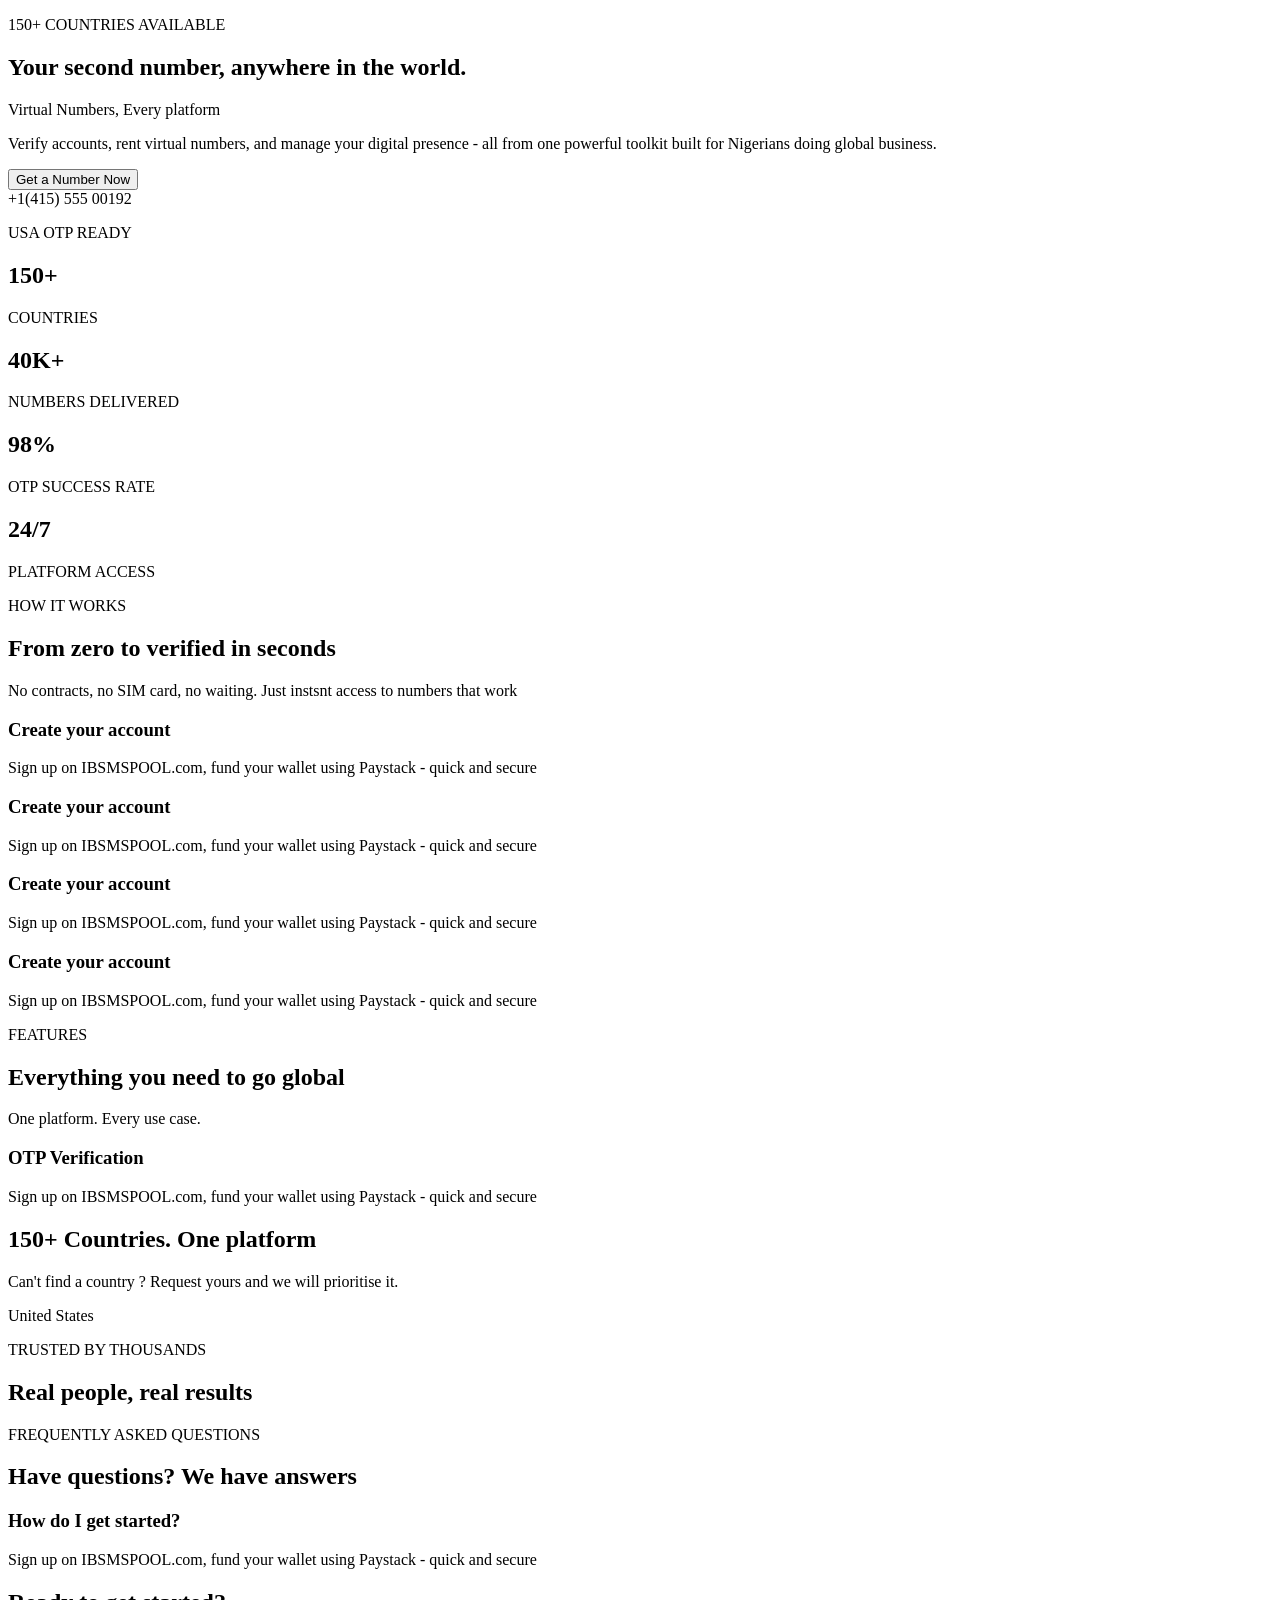
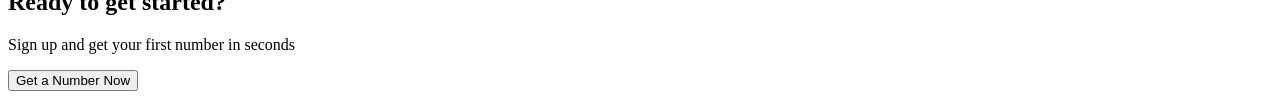
<file: proxy.html>
<!doctype html>
<html lang="en">
  <head>
    <meta charset="UTF-8" />
    <meta name="viewport" content="width=device-width, initial-scale=1.0" />
    <title>Document</title>
  </head>
  <body>
    <section class="sms-page-hero">
      <p class="tagline">150+ COUNTRIES AVAILABLE</p>
      <h2>Your second number, anywhere in the world.</h2>
      <p>Virtual Numbers, Every platform</p>
      <p>
        Verify accounts, rent virtual numbers, and manage your digital presence
        - all from one powerful toolkit built for Nigerians doing global
        business.
      </p>
      <button>Get a Number Now</button>

      <div>
        <span></span>
        +1(415) 555 00192
        <p>USA OTP READY</p>
      </div>
    </section>
    <section class="trust-section">
      <div class="container">
        <div>
          <div>
            <h2>150+</h2>
            <p>COUNTRIES</p>
          </div>

          <div>
            <h2>40K+</h2>
            <p>NUMBERS DELIVERED</p>
          </div>

          <div>
            <h2>98%</h2>
            <p>OTP SUCCESS RATE</p>
          </div>

          <div>
            <h2>24/7</h2>
            <p>PLATFORM ACCESS</p>
          </div>
        </div>
      </div>
    </section>

    <section class="how-it-works">
      <div class="container">
        <div class="section-header">
          <p class="tagline">HOW IT WORKS</p>
          <h2>From zero to verified in seconds</h2>
          <p>
            No contracts, no SIM card, no waiting. Just instsnt access to
            numbers that work
          </p>
        </div>

        <div class="section-contents how-list">
          <div class="how">
            <div class="icon-container"></div>
            <h3>Create your account</h3>

            <p>
              Sign up on IBSMSPOOL.com, fund your wallet using Paystack - quick
              and secure
            </p>
          </div>

          <div class="how">
            <div class="icon-container"></div>
            <h3>Create your account</h3>

            <p>
              Sign up on IBSMSPOOL.com, fund your wallet using Paystack - quick
              and secure
            </p>
          </div>

          <div class="how">
            <div class="icon-container"></div>
            <h3>Create your account</h3>

            <p>
              Sign up on IBSMSPOOL.com, fund your wallet using Paystack - quick
              and secure
            </p>
          </div>

          <div class="how">
            <div class="icon-container"></div>
            <h3>Create your account</h3>

            <p>
              Sign up on IBSMSPOOL.com, fund your wallet using Paystack - quick
              and secure
            </p>
          </div>
        </div>
      </div>
    </section>

    <section class="features">
      <div class="container">
        <p class="tagline">FEATURES</p>
        <h2>Everything you need to go global</h2>
        <p>One platform. Every use case.</p>
      </div>

      <div class="section-contents features-list">
        <div class="feature">
          <div class="icon-container"></div>
          <h3>OTP Verification</h3>

          <p>
            Sign up on IBSMSPOOL.com, fund your wallet using Paystack - quick
            and secure
          </p>
        </div>

        <div class="visuals-container"></div>
      </div>
    </section>
    <section class="countries-list">
      <div class="container">
        <div class="section-header">
          <h2>150+ Countries. One platform</h2>
          <p>Can't find a country ? Request yours and we will prioritise it.</p>
        </div>

        <div class="section-contents">
          <div class="country">
            <div class="flag-container"></div>
            <p>United States</p>
          </div>
        </div>
      </div>
    </section>
    <section class="testimonials">
      <div class="container">
        <div class="section-header">
          <p class="tagline">TRUSTED BY THOUSANDS</p>
          <h2>Real people, real results</h2>
        </div>
        <div class="section-contents testimonials">
          <div class="testimonial"></div>
        </div>
      </div>
    </section>
    <section class="faq">
      <div class="container">
        <div class="section-header">
          <p class="tagline">FREQUENTLY ASKED QUESTIONS</p>
          <h2>Have questions? We have answers</h2>
        </div>

        <div class="section-contents faq-list">
          <div class="faq-item">
            <h3>How do I get started?</h3>
            <p>
              Sign up on IBSMSPOOL.com, fund your wallet using Paystack - quick
              and secure
            </p>
          </div>
        </div>
      </div>
    </section>
    <section class="cta-container">
      <div class="container">
        <div class="cta">
          <h2>Ready to get started?</h2>
          <p>Sign up and get your first number in seconds</p>
          <button>Get a Number Now</button>
        </div>
      </div>
    </section>
    <footer></footer>
  </body>
</html>
</file>
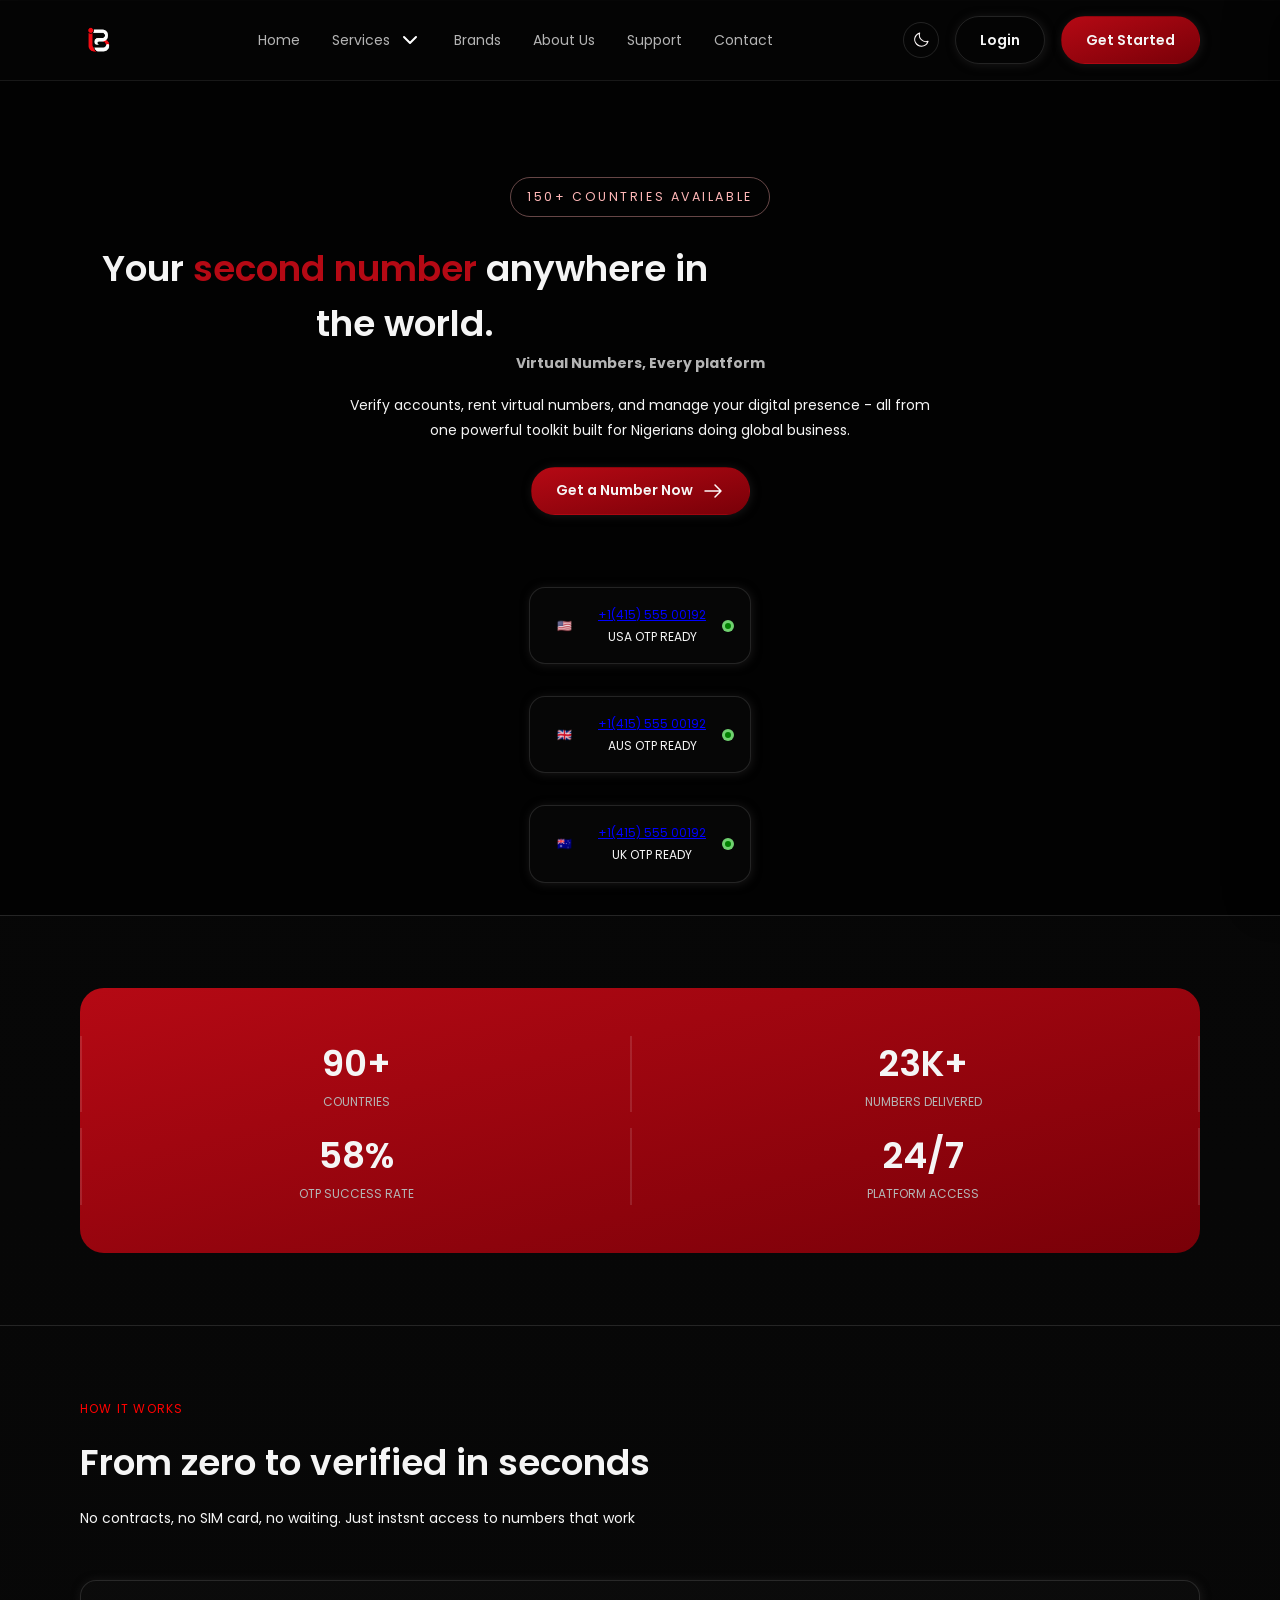
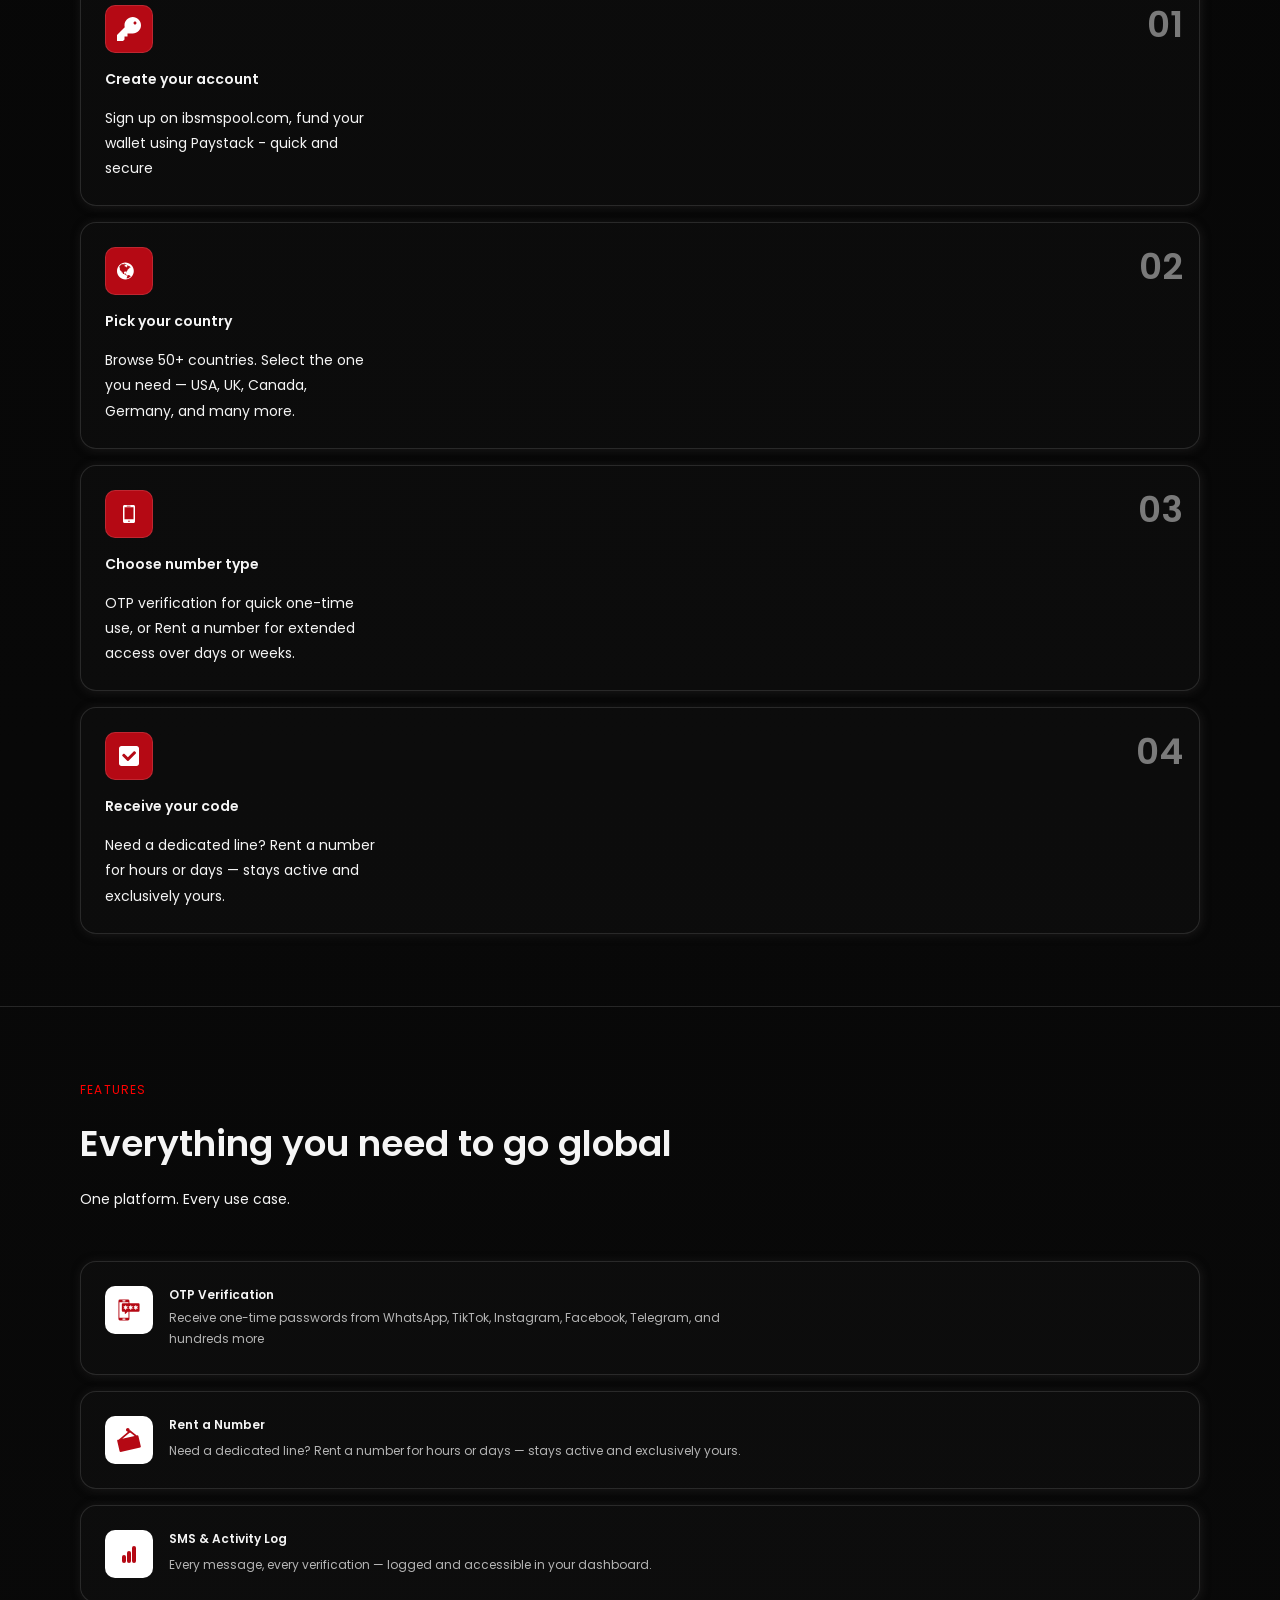
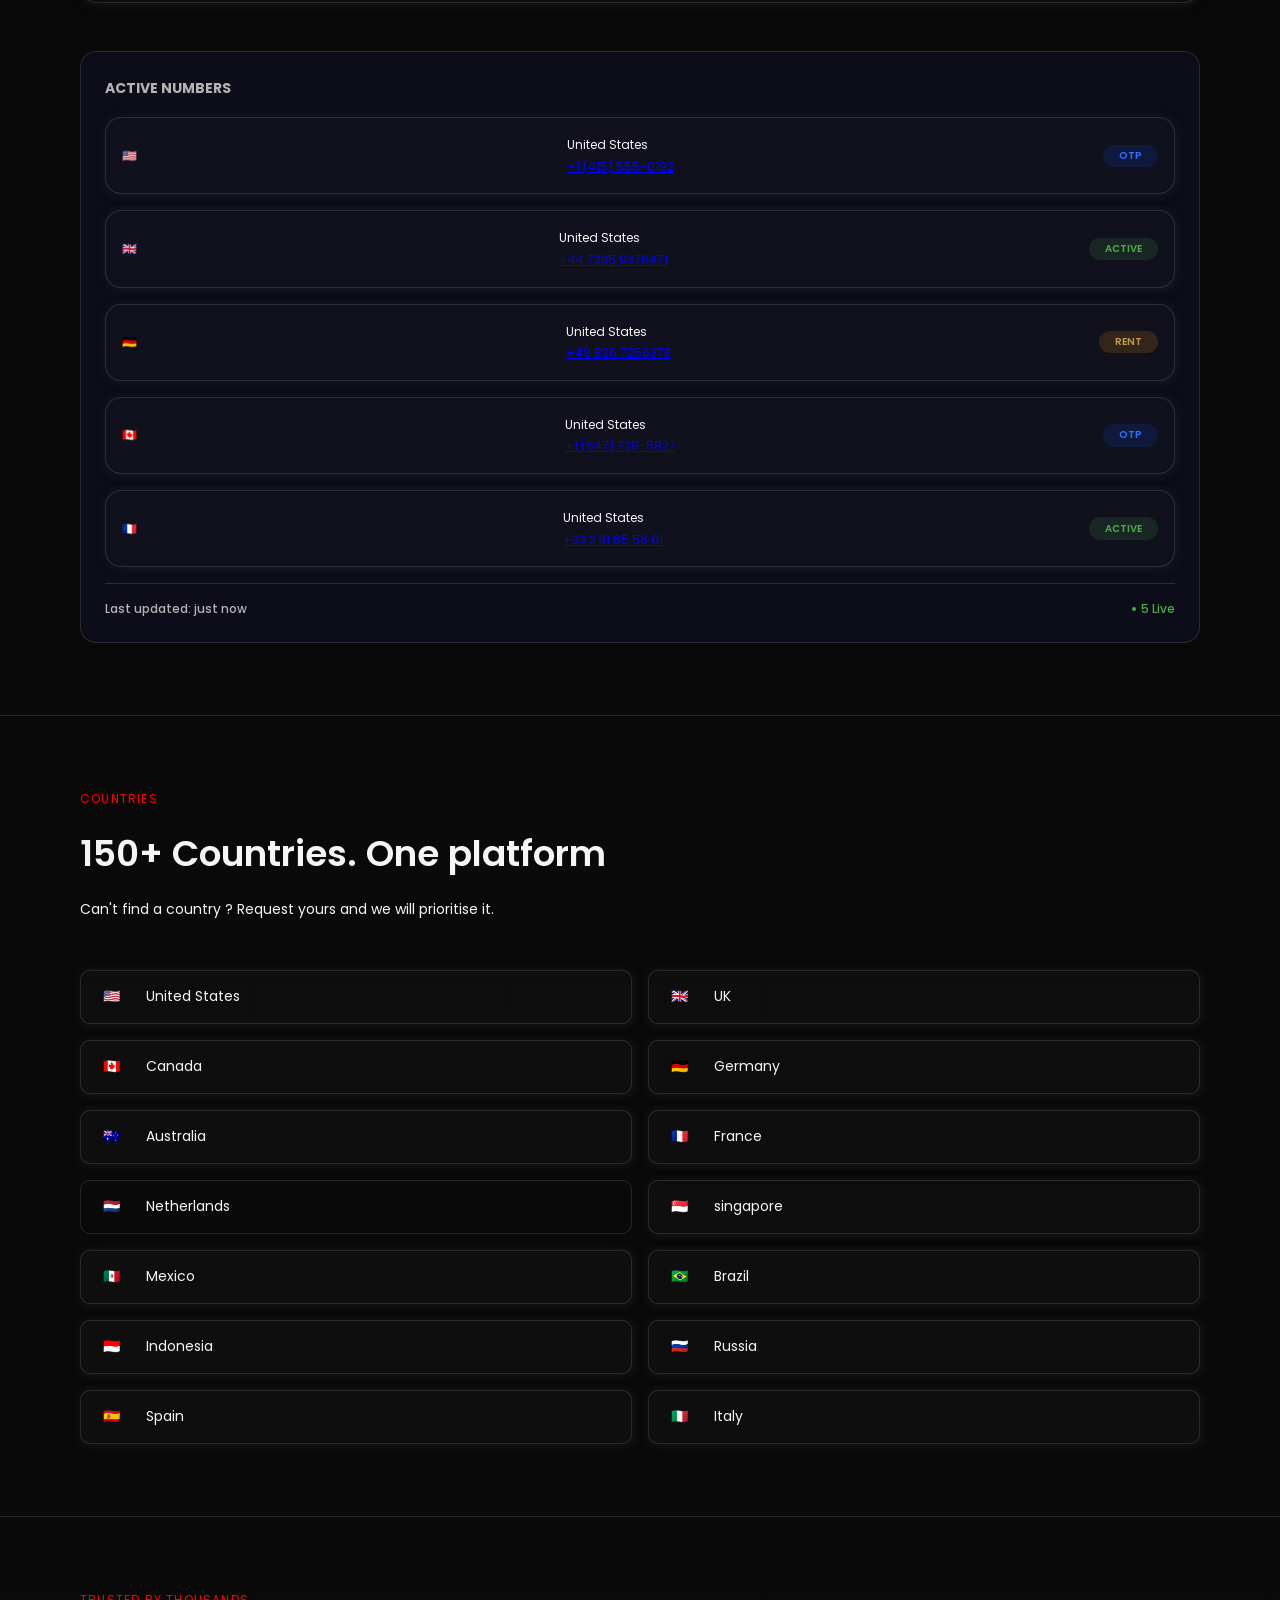
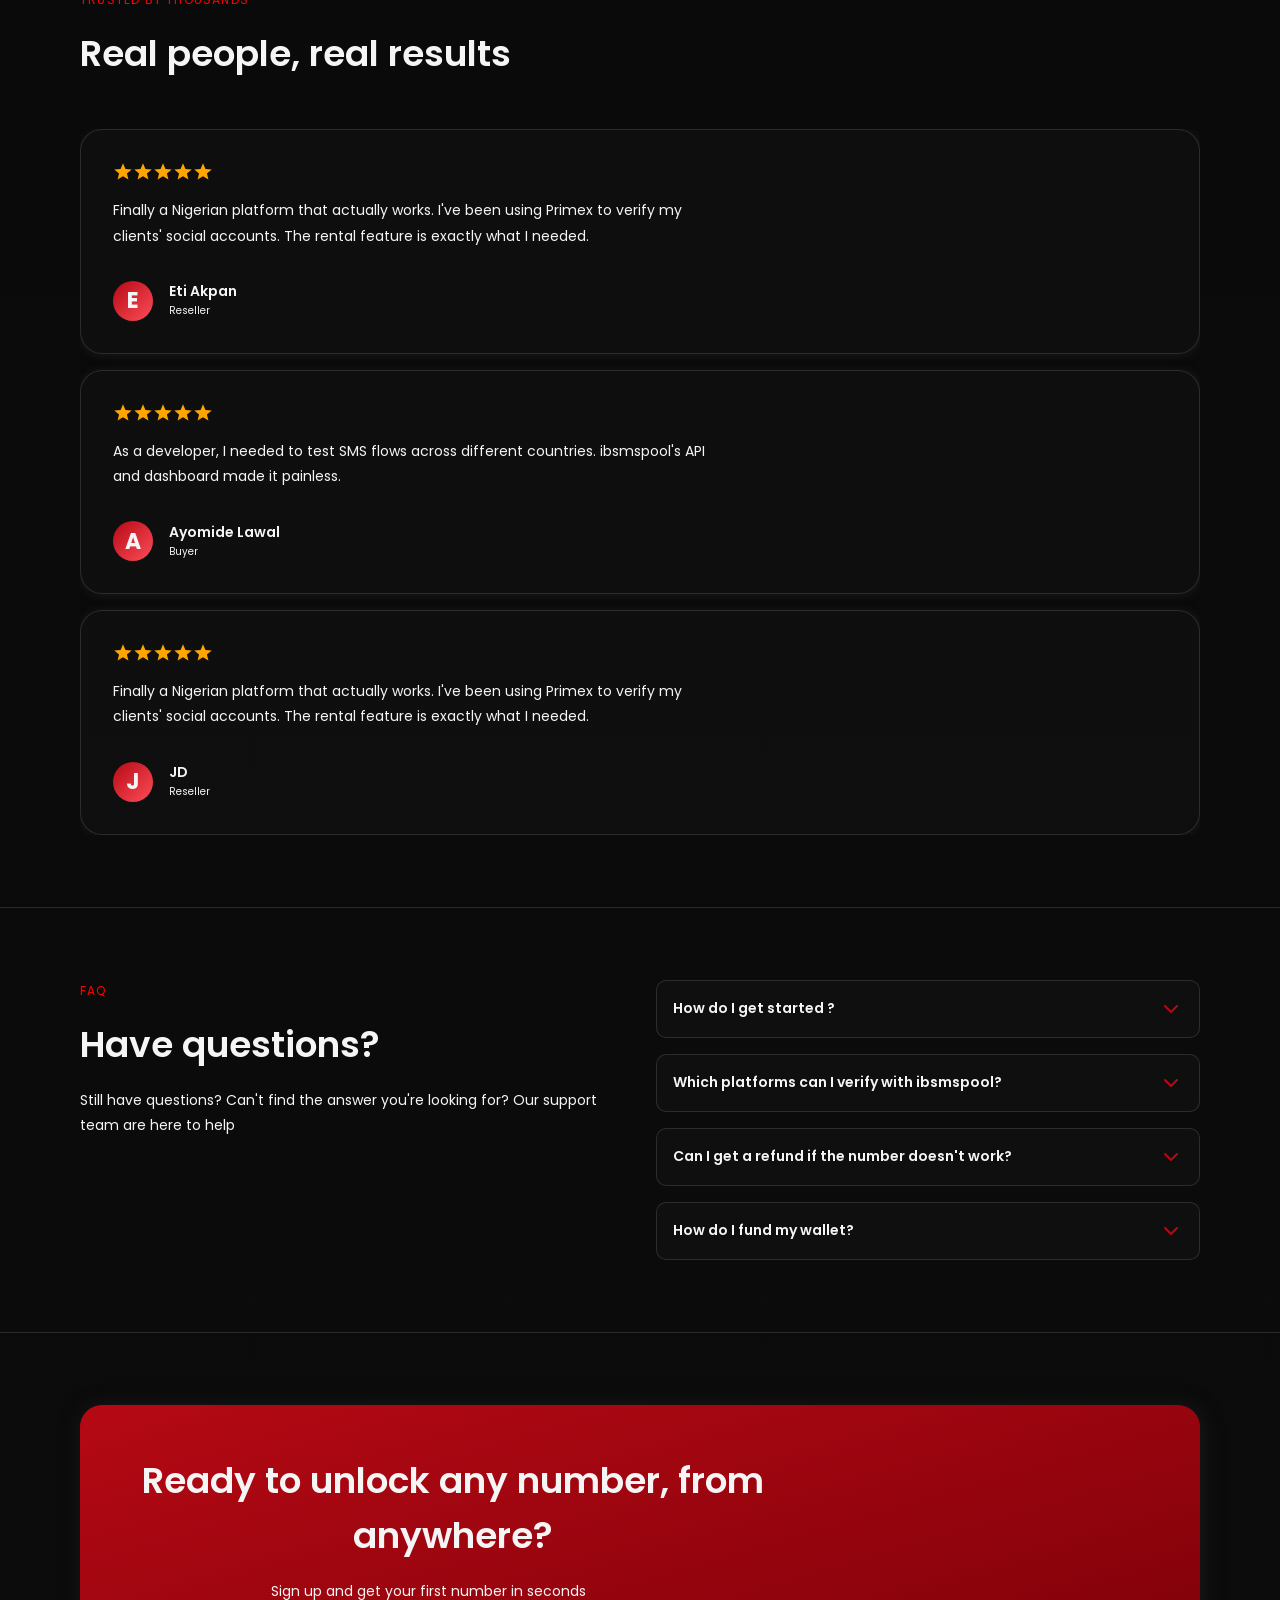
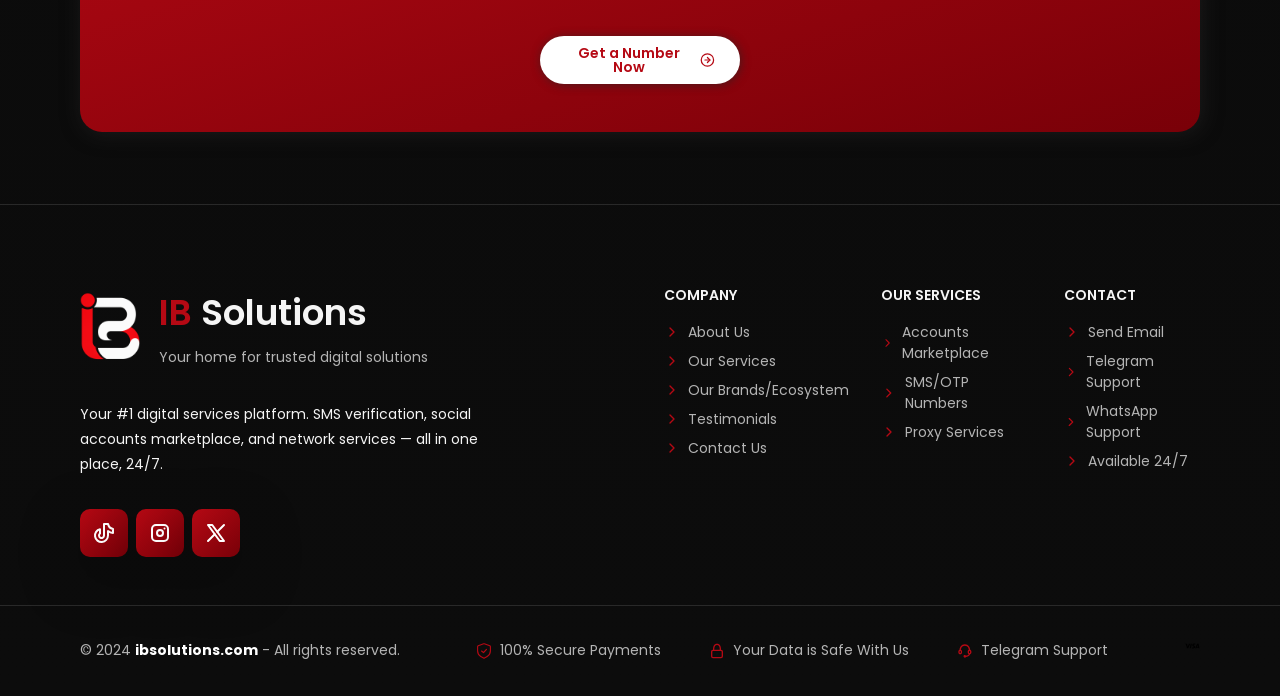
<file: sms-verification.html>
<!doctype html>
<html lang="en">
  <head>
    <meta charset="UTF-8" />
    <meta name="viewport" content="width=device-width, initial-scale=1.0" />
    <title>Document</title>
    <link rel="preconnect" href="https://fonts.googleapis.com" />
    <link rel="preconnect" href="https://fonts.gstatic.com" crossorigin />
    <link
      href="https://fonts.googleapis.com/css2?family=Poppins:ital,wght@0,100;0,200;0,300;0,400;0,500;0,600;0,700;0,800;0,900;1,100;1,200;1,300;1,400;1,500;1,600;1,700;1,800;1,900&display=swap"
      rel="stylesheet"
    />
    <link
      rel="stylesheet"
      href="https://cdnjs.cloudflare.com/ajax/libs/font-awesome/6.7.2/css/all.min.css"
    />
    <link rel="stylesheet" href="https://unpkg.com/aos@2.3.4/dist/aos.css" />
    <link rel="stylesheet" href="style.css" />
  </head>
  <body>
    <header>
      <div class="overlay"></div>
      <div class="sidebar">
        <div class="sidebar-header">
          <div class="logo-container">
            <img class="logo" src="figmasvgs\ibsolutionswhite.png" alt="" />
          </div>
          <button class="close-btn">
            <svg
              viewBox="0 0 512 512"
              version="1.1"
              xmlns="http://www.w3.org/2000/svg"
              xmlns:xlink="http://www.w3.org/1999/xlink"
              fill="#000000"
            >
              <g id="SVGRepo_bgCarrier" stroke-width="0"></g>
              <g
                id="SVGRepo_tracerCarrier"
                stroke-linecap="round"
                stroke-linejoin="round"
              ></g>
              <g id="SVGRepo_iconCarrier">
                <title>cancel</title>
                <g
                  id="Page-1"
                  stroke="none"
                  stroke-width="1"
                  fill="none"
                  fill-rule="evenodd"
                >
                  <g
                    id="work-case"
                    fill="#fff"
                    transform="translate(91.520000, 91.520000)"
                  >
                    <polygon
                      id="Close"
                      points="328.96 30.2933333 298.666667 1.42108547e-14 164.48 134.4 30.2933333 1.42108547e-14 1.42108547e-14 30.2933333 134.4 164.48 1.42108547e-14 298.666667 30.2933333 328.96 164.48 194.56 298.666667 328.96 328.96 298.666667 194.56 164.48"
                    ></polygon>
                  </g>
                </g>
              </g>
            </svg>
          </button>
        </div>
        <ul class="sidebar-links">
          <li><a href="index.html">Home</a></li>
          <li><a href="about.html">About Us</a></li>
          <li><a href="#services">Services</a></li>
          <li><a href="contact.html">contact</a></li>
        </ul>

        <div class="sidebar-btns">
          <button class="btn btn-outline login-btn">Login</button>
          <button class="btn btn-primary get-started-btn">Get Started</button>
        </div>
        <div class="socials">
          <h4>Follow us</h4>

          <div class="footer-socials">
            <div class="social-icon-container">
              <a href="#">
                <!--
tags: [logo, app, application, mobile, video, music]
category: Brand
version: "1.13"
unicode: "ec73"
-->
                <svg
                  xmlns="http://www.w3.org/2000/svg"
                  width="24"
                  height="24"
                  viewBox="0 0 24 24"
                  fill="none"
                  stroke="#fff"
                  stroke-width="2"
                  stroke-linecap="round"
                  stroke-linejoin="round"
                >
                  <path
                    d="M21 7.917v4.034a9.948 9.948 0 0 1 -5 -1.951v4.5a6.5 6.5 0 1 1 -8 -6.326v4.326a2.5 2.5 0 1 0 4 2v-11.5h4.083a6.005 6.005 0 0 0 4.917 4.917z"
                  />
                </svg>
              </a>
            </div>

            <div class="social-icon-container">
              <a href="#">
                <!--
tags: [logo, app, application, images, photos, videos, post, stories, online, community]
category: Brand
version: "1.9"
unicode: "ec20"
-->
                <svg
                  xmlns="http://www.w3.org/2000/svg"
                  width="24"
                  height="24"
                  viewBox="0 0 24 24"
                  fill="none"
                  stroke="#fff"
                  stroke-width="2"
                  stroke-linecap="round"
                  stroke-linejoin="round"
                >
                  <path
                    d="M4 8a4 4 0 0 1 4 -4h8a4 4 0 0 1 4 4v8a4 4 0 0 1 -4 4h-8a4 4 0 0 1 -4 -4z"
                  />
                  <path d="M9 12a3 3 0 1 0 6 0a3 3 0 0 0 -6 0" />
                  <path d="M16.5 7.5v.01" />
                </svg>
              </a>
            </div>

            <div class="social-icon-container">
              <a href="#">
                <!--
category: Brand
version: "2.29"
unicode: "fc0f"
tags:  [twitter]
-->
                <svg
                  xmlns="http://www.w3.org/2000/svg"
                  width="24"
                  height="24"
                  viewBox="0 0 24 24"
                  fill="none"
                  stroke="#fff"
                  stroke-width="2"
                  stroke-linecap="round"
                  stroke-linejoin="round"
                >
                  <path d="M4 4l11.733 16h4.267l-11.733 -16z" />
                  <path d="M4 20l6.768 -6.768m2.46 -2.46l6.772 -6.772" />
                </svg>
              </a>
            </div>
          </div>
        </div>
      </div>
      <nav>
        <div class="nav-container container">
          <div class="logo-container">
            <img class="logo" src="figmasvgs\ibsolutionswhite.png" alt="" />
          </div>

          <ul class="nav-links">
            <li><a href="index.html">Home</a></li>
            <li>
              <a class="fr-g1" href="#services"
                >Services
                <svg
                  xmlns="http://www.w3.org/2000/svg"
                  width="24"
                  height="24"
                  viewBox="0 0 24 24"
                  fill="none"
                  stroke="#ffffff"
                  stroke-width="2"
                  stroke-linecap="round"
                  stroke-linejoin="round"
                >
                  <polyline points="6 9 12 15 18 9" />
                </svg>
              </a>
            </li>
            <li><a href="#brands">Brands</a></li>
            <li><a href="about.html">About Us</a></li>
            <li><a href="#support">Support</a></li>
            <li><a href="contact.html">Contact</a></li>
          </ul>

          <div class="nav-btns">
            <button class="dark-mode mode">
              <svg
                height="24"
                width="24"
                xmlns="http://www.w3.org/2000/svg"
                viewBox="0 0 256 256"
                fill="#fef9f9"
              >
                <path
                  d="M233.54,142.23a8,8,0,0,0-8-2,88.08,88.08,0,0,1-109.8-109.8,8,8,0,0,0-10-10,104.84,104.84,0,0,0-52.91,37A104,104,0,0,0,136,224a103.09,103.09,0,0,0,62.52-20.88,104.84,104.84,0,0,0,37-52.91A8,8,0,0,0,233.54,142.23ZM188.9,190.34A88,88,0,0,1,65.66,67.11a89,89,0,0,1,31.4-26A106,106,0,0,0,96,56,104.11,104.11,0,0,0,200,160a106,106,0,0,0,14.92-1.06A89,89,0,0,1,188.9,190.34Z"
                />
              </svg>
            </button>
            <button class="btn btn-outline">Login</button>
            <button class="btn btn-primary">Get Started</button>
            <button class="menu-btn">
              <svg
                width="24"
                height="24"
                viewBox="0 0 24 24"
                fill="none"
                xmlns="http://www.w3.org/2000/svg"
              >
                <path
                  fill-rule="evenodd"
                  clip-rule="evenodd"
                  d="M20.75 7C20.75 7.41421 20.4142 7.75 20 7.75L4 7.75C3.58579 7.75 3.25 7.41421 3.25 7C3.25 6.58579 3.58579 6.25 4 6.25L20 6.25C20.4142 6.25 20.75 6.58579 20.75 7Z"
                  fill="#FFFFFF"
                />
                <path
                  fill-rule="evenodd"
                  clip-rule="evenodd"
                  d="M20.75 12C20.75 12.4142 20.4142 12.75 20 12.75L4 12.75C3.58579 12.75 3.25 12.4142 3.25 12C3.25 11.5858 3.58579 11.25 4 11.25L20 11.25C20.4142 11.25 20.75 11.5858 20.75 12Z"
                  fill="#FFFFFF"
                />
                <path
                  fill-rule="evenodd"
                  clip-rule="evenodd"
                  d="M20.75 17C20.75 17.4142 20.4142 17.75 20 17.75L4 17.75C3.58579 17.75 3.25 17.4142 3.25 17C3.25 16.5858 3.58579 16.25 4 16.25L20 16.25C20.4142 16.25 20.75 16.5858 20.75 17Z"
                  fill="#FFFFFF"
                />
              </svg>
            </button>
          </div>
        </div>
      </nav>
    </header>

    <section class="sms-page-hero hero">
      <div class="container hero-content">
        <p class="tagline-container">150+ COUNTRIES AVAILABLE</p>

        <div class="hero-contents">
          <div>
            <h2>
              Your <span class="red">second number</span> anywhere in the world.
            </h2>
            <p class="small-bold">Virtual Numbers, Every platform</p>
          </div>
          <p>
            Verify accounts, rent virtual numbers, and manage your digital
            presence - all from one powerful toolkit built for Nigerians doing
            global business.
          </p>
        </div>

        <a
          class="btn btn-primary"
          href="https://ibsmspool.com/login"
          target="_blank"
          rel="noreferrer noopenner"
        >
          <p>Get a Number Now</p>

          <svg
            width="24"
            height="24"
            viewBox="0 0 24 24"
            fill="none"
            xmlns="http://www.w3.org/2000/svg"
          >
            <path
              fill-rule="evenodd"
              clip-rule="evenodd"
              d="M13.4697 5.46967C13.7626 5.17678 14.2374 5.17678 14.5303 5.46967L20.5303 11.4697C20.8232 11.7626 20.8232 12.2374 20.5303 12.5303L14.5303 18.5303C14.2374 18.8232 13.7626 18.8232 13.4697 18.5303C13.1768 18.2374 13.1768 17.7626 13.4697 17.4697L18.1893 12.75H4C3.58579 12.75 3.25 12.4142 3.25 12C3.25 11.5858 3.58579 11.25 4 11.25H18.1893L13.4697 6.53033C13.1768 6.23744 13.1768 5.76256 13.4697 5.46967Z"
              fill="#fef9f9"
            />
          </svg>
        </a>
        <div class="number-illustration-list floating-cards">
          <div class="number-illustration card card-1">
            <span class="country-flag-container">🇺🇸</span>
            <span>
              <p class="num">+1(415) 555 00192</p>
              <p>USA OTP READY</p>
            </span>
            <span class="green-net-dots"></span>
          </div>

          <div class="number-illustration card card-2">
            <span class="country-flag-container">🇬🇧</span>
            <span>
              <p class="num">+1(415) 555 00192</p>
              <p>AUS OTP READY</p>
            </span>
            <span class="green-net-dots"></span>
          </div>

          <div class="number-illustration card card-3">
            <span class="country-flag-container">🇦🇺</span>
            <span>
              <p class="num">+1(415) 555 00192</p>
              <p>UK OTP READY</p>
            </span>
            <span class="green-net-dots"></span>
          </div>
        </div>
      </div>
    </section>
    <section class="sms-trust-section">
      <div class="stats-grid container">
        <div class="stat-card" data-aos="fade-up">
          <h2 class="counter" data-target="150" data-suffix="+">0</h2>
          <p>COUNTRIES</p>
        </div>

        <div class="stat-card" data-aos="fade-up">
          <h2 class="counter" data-target="40" data-suffix="K+">0</h2>
          <p>NUMBERS DELIVERED</p>
        </div>

        <div class="stat-card" data-aos="fade-up">
          <h2 class="counter" data-target="98" data-suffix="%">0%</h2>
          <p>OTP SUCCESS RATE</p>
        </div>

        <div data-aos="fade-up">
          <h2>24/7</h2>
          <p>PLATFORM ACCESS</p>
        </div>
      </div>
    </section>

    <section class="how-it-works">
      <div class="container">
        <div class="section-header">
          <p class="tagline" data-aos="fade-up">HOW IT WORKS</p>
          <h2 data-aos="fade-up">From zero to verified in seconds</h2>
          <p data-aos="fade-up">
            No contracts, no SIM card, no waiting. Just instsnt access to
            numbers that work
          </p>
        </div>

        <div class="section-contents how-list">
          <div class="how card" data-aos="fade-up">
            <h2 class="bold-number">01</h2>
            <div class="icon-container">
              <svg
                viewBox="0 0 16 16"
                fill="none"
                xmlns="http://www.w3.org/2000/svg"
              >
                <g id="SVGRepo_bgCarrier" stroke-width="0"></g>
                <g
                  id="SVGRepo_tracerCarrier"
                  stroke-linecap="round"
                  stroke-linejoin="round"
                ></g>
                <g id="SVGRepo_iconCarrier">
                  <path
                    fill-rule="evenodd"
                    clip-rule="evenodd"
                    d="M16 5.5C16 8.53757 13.5376 11 10.5 11H7V13H5V15L4 16H0V12L5.16351 6.83649C5.0567 6.40863 5 5.96094 5 5.5C5 2.46243 7.46243 0 10.5 0C13.5376 0 16 2.46243 16 5.5ZM13 4C13 4.55228 12.5523 5 12 5C11.4477 5 11 4.55228 11 4C11 3.44772 11.4477 3 12 3C12.5523 3 13 3.44772 13 4Z"
                    fill="#fff"
                  ></path>
                </g>
              </svg>
            </div>
            <h4>Create your account</h4>

            <p>
              Sign up on ibsmspool.com, fund your wallet using Paystack - quick
              and secure
            </p>
          </div>

          <div class="how card" data-aos="fade-up">
            <h2 class="bold-number">02</h2>
            <div class="icon-container">
              <svg
                fill="#fff"
                viewBox="0 0 32 32"
                version="1.1"
                xmlns="http://www.w3.org/2000/svg"
              >
                <g id="SVGRepo_bgCarrier" stroke-width="0"></g>
                <g
                  id="SVGRepo_tracerCarrier"
                  stroke-linecap="round"
                  stroke-linejoin="round"
                ></g>
                <g id="SVGRepo_iconCarrier">
                  <title>globe</title>
                  <path
                    d="M19.063 8.094c2.063 2.063 3.344 4.875 3.344 7.906 0 3.063-1.281 5.813-3.344 7.875s-4.844 3.313-7.875 3.313c-3.063 0-5.813-1.25-7.875-3.313s-3.313-4.813-3.313-7.875c0-3.031 1.25-5.844 3.313-7.906s4.813-3.313 7.875-3.313c3.031 0 5.813 1.25 7.875 3.313zM12.469 22.313h0.063c0.094 0 0.188 0.031 0.25 0.125 0.063 0.063 0.125 0.125 0.25 0.125 0.031 0 0.063-0.031 0.063-0.094 0-0.125 0.031-0.25 0.031-0.281 0.031-0.094 0.094-0.094 0.156-0.094 0.031 0 0.031 0 0.031-0.063l-0.063-0.063c-0.031 0-0.063 0.031-0.063 0.063-0.031 0.031-0.063 0.063-0.094 0l-0.188 0.125-0.219-0.063-0.375-0.563 0.125-0.813c0-0.031-0.031-0.094-0.125-0.125s-0.094-0.094-0.063-0.125c-0.125-0.063-0.281-0.125-0.469-0.125-0.031 0-0.125 0.031-0.281 0.063-0.156 0-0.25 0-0.25-0.063 0-0.094 0.094-0.281 0.156-0.5 0.031-0.094 0.063-0.25 0.094-0.313 0-0.063 0.031-0.125 0.031-0.125l0.156-0.375-0.031-0.063-0.219-0.031c-0.063 0-0.281 0.125-0.438 0.25-0.156 0.188-0.281 0.344-0.281 0.469l-0.625 0.125c-0.125 0-0.25-0.031-0.344-0.156-0.031-0.156-0.125-0.344-0.25-0.531-0.125-0.156-0.156-0.313-0.156-0.469 0-0.188 0.031-0.438 0.094-0.594 0.063-0.188 0.063-0.406-0.063-0.594 0.031 0 0.125-0.063 0.063-0.125l0.156-0.188 0.031-0.031 0.031 0.031c0.125-0.094 0.344-0.125 0.531-0.094 0.219 0.031 0.344-0.063 0.406-0.219l0.219 0.219c0.063 0.031 0.188-0.188 0.188-0.25l-0.094-0.063 0.563-0.125 0.031 0.063h0.25l0.313 0.188c0.031 0 0.063-0.031 0.094-0.063 0.063-0.063 0.094-0.063 0.125-0.031l0.281 0.313c-0.031 0.063-0.031 0.125-0.031 0.188 0.031 0.031 0.063 0.063 0.063 0.094 0 0.125 0.281 0.688 0.438 0.688 0.094 0 0.125-0.063 0.094-0.188v-0.25c0-0.156-0.031-0.344-0.094-0.531-0.094-0.156-0.156-0.375-0.219-0.563v-0.063c0-0.094 0.063-0.188 0.188-0.25 0.094-0.063 0.156-0.125 0.156-0.125 0.094-0.063 0.188-0.156 0.313-0.219 0.094-0.063 0.188-0.219 0.25-0.313l0.094-0.219v-0.125h0.094s0.063-0.031 0.063-0.094c0 0-0.031-0.031-0.063-0.031-0.031-0.031-0.125-0.094-0.188-0.156l0.063-0.063c0.094-0.094 0.125-0.313 0.063-0.406l0.25-0.125c-0.063 0.125 0.125 0.156 0.188 0.125l0.125-0.281c-0.063-0.156-0.094 0 0-0.188 0.094-0.031 0.188-0.063 0.281-0.125 0.094-0.031 0.156-0.063 0.25-0.063 0.031 0 0.063 0.031 0.063 0.031 0.063 0 0.094-0.031 0.094-0.031 0-0.094-0.031-0.156-0.063-0.156l0.156-0.344c0.125 0 0.25-0.063 0.313-0.188l0.25-0.031c0.063 0 0.094-0.031 0.094-0.094v-0.063l0.469-0.125 0.063-0.156-0.125-0.188s0.031-0.031 0.031-0.063-0.031-0.063-0.063-0.094c-0.031 0-0.063-0.031-0.094-0.031-0.031-0.031-0.063-0.063-0.094-0.063h0.25s0.125-0.031 0.125-0.125c0-0.125-0.063-0.156-0.188-0.156-0.344 0-0.875 0.125-1.063 0.5l-0.188 0.094 0.25-0.25 0.031-0.063c0-0.031-0.031-0.063-0.094-0.094h-0.094c0.313 0 0.5-0.094 0.625-0.188 0.094-0.094 0.188-0.188 0.406-0.25 0.219 0.031 0.438 0.031 0.656 0.031 0.188-0.031 0.375-0.031 0.594-0.031 0.094-0.063 0.219-0.188 0.281-0.313l0.313-0.031c0.063 0.063 0.281-0.094 0.281-0.188s-0.031-0.125-0.125-0.156-0.188-0.094-0.188-0.188v-0.094c0.031-0.031 0-0.063-0.031-0.063-0.125 0-0.438 0.156-0.531 0.219-0.063 0.063-0.094-0.031-0.094-0.094l0.031 0.031 0.125-0.063 0.313-0.125 0.031-0.031c0-0.125-0.188-0.156-0.25-0.156-0.031 0-0.094 0.031-0.156 0.063-0.063 0-0.125 0-0.125-0.063l0.031-0.063c-0.219-0.156-0.406-0.469-0.406-0.563v-0.125c0.031-0.031 0-0.031-0.063-0.031h-0.094c-0.031 0.031-0.063 0-0.063-0.063s-0.125-0.406-0.281-0.406l-0.094 0.094c0 0.063-0.031 0.094-0.094 0.125s-0.094 0.063-0.094 0.094h-0.031l-0.313 0.188c0-0.063-0.031-0.063-0.063-0.031-0.031 0-0.031 0.031-0.094 0.031h-0.063c0.156 0 0.125-0.219 0-0.219l-0.25 0.031c-0.063 0-0.063 0 0-0.063 0.031-0.063 0.094-0.125 0.031-0.188 0-0.063-0.031-0.063-0.063-0.031l0.063-0.094c0.063-0.031-0.031-0.156-0.094-0.219l-0.281-0.031-0.188-0.188c-0.031 0.031-0.063 0-0.125-0.031-0.031-0.031-0.094-0.094-0.125-0.094l-0.219 0.094-0.563-0.125c-0.063 0-0.156 0.031-0.156 0.125 0 0.031 0 0.063 0.031 0.063 0.063 0.031 0.063 0.063 0.063 0.094s0.031 0.156 0.063 0.313c0 0.156 0 0.219-0.094 0.188l-0.125 0.188c0 0.063 0.063 0.094 0.094 0.094 0.094 0.063 0.188 0.156 0.25 0.25 0.063 0.063 0.063 0.156 0.031 0.25l-0.594 0.469v0.031c0 0.094 0 0.156 0.031 0.219 0.063 0.063 0.063 0.156 0.125 0.25 0.156 0.063 0.156 0.125 0.031 0.188-0.063 0-0.125 0.031-0.188 0.063l-0.063 0.063c0 0.031-0.031 0.031-0.063 0.031h-0.156s0-0.031 0.031-0.031c0 0 0.031-0.031 0.031-0.063l-0.281-0.156-0.125-0.219c0.031-0.094 0.031-0.156 0-0.188s-0.031-0.094-0.031-0.156-0.063-0.219-0.188-0.219c-0.156 0-0.281 0.031-0.438 0.063 0.063-0.031-0.063-0.188-0.094-0.188-0.156 0-0.344-0.063-0.563-0.188s-0.375-0.188-0.5-0.188c-0.094 0-0.281 0.031-0.406 0.094 0.063-0.031 0.063-0.063 0.094-0.156l-0.188-0.313-0.031-0.031c-0.063 0-0.125 0.031-0.188 0.094-0.063 0.031-0.156 0-0.156-0.125 0-0.031 0.031-0.063 0.031-0.063 0.031-0.031 0.031-0.031 0-0.063 0-0.094 0.031-0.188 0.125-0.281 0.063-0.063 0.094-0.188 0.125-0.281 0.063-0.031 0.063-0.063 0.063-0.094 0-0.063 0.031-0.063 0.063-0.063 0.063 0 0.156-0.031 0.219-0.063 0.063-0.063 0.125-0.094 0.219-0.094l0.031-0.094c0-0.031-0.094-0.063-0.281-0.094-0.219-0.031-0.313-0.031-0.313-0.094l0.031-0.031c0.188 0.063 0.344 0.094 0.438 0.094 0.188 0.031 0.281-0.031 0.469-0.125 0.063-0.031 0.25-0.094 0.406-0.188 0-0.031-0.031-0.031-0.125-0.063h0.125l0.219-0.125v-0.125l-0.063-0.063 0.313-0.063c-0.031-0.063 0.031-0.094 0.063-0.094 0.063 0 0.125 0.031 0.188 0.094s0.094 0.063 0.125 0.063l0.281-0.094c0-0.031 0.031-0.031 0.094-0.031 0.063-0.031 0.094-0.063 0.063-0.094l-0.219-0.219c-0.063 0-0.094-0.094-0.031-0.094 0.094 0 0.156-0.031 0.094-0.125-0.063-0.031-0.156-0.094-0.25-0.125-0.094-0.063-0.188-0.094-0.281-0.094-0.063 0-0.188 0.031-0.188 0.125 0 0.063 0.031 0.063 0.063 0.063 0.063 0 0.094 0.031 0.094 0.063 0.063 0.031 0.031 0.063-0.031 0.063h-0.063c-0.063 0-0.156 0.063-0.219 0.188-0.063 0.094-0.156 0.188-0.25 0.219-0.031 0-0.031 0-0.031-0.031 0.031-0.031 0-0.031 0-0.063-0.031-0.031-0.063-0.063-0.094-0.063-0.063-0.031-0.125-0.031-0.125-0.063 0-0.063 0.063-0.094 0.125-0.188 0.031-0.094-0.063-0.125-0.219-0.125-0.063 0-0.125 0.031-0.156 0.094-0.031 0.031-0.063 0.094-0.094 0.156l-0.313-0.344-0.25-0.031c0-0.063 0.031-0.125 0.063-0.188 0.063-0.125-0.188-0.281-0.281-0.375-0.031 0-0.094-0.031-0.156-0.031-0.031 0-0.219 0.156-0.344 0.219-0.063 0.031-0.094 0.063-0.094 0.094 0 0.063 0.063 0.063 0.156 0.063h-0.031c-0.063 0-0.094 0.031-0.094 0.125 0 0.031 0.25 0.094 0.313 0.094s0.125 0 0.125 0.031c0.031 0.031 0.031 0.031 0.094 0.031l0.094-0.031v0.063s-0.031 0.063-0.031 0.063l0.031 0.094-0.313 0.156-0.031 0.031c-0.031 0-0.063 0-0.063 0.031s0 0.094 0.063 0.156c0.031 0.063 0 0.094-0.156 0.094l-0.094-0.063c0-0.063-0.063-0.125-0.219-0.188-0.281-0.094-0.781-0.125-1.219-0.125-0.219-0.031-0.375-0.031-0.5-0.031l-0.469 0.156 0.125 0.25c-0.031 0-0.094 0.031-0.094 0.031-0.125-0.094-0.313-0.281-0.375-0.281l-0.219-0.031c-0.688 0.031-1.5 0.688-2.281 1.469s-1.469 1.656-1.813 2.188h0.063c0.063 0 0.094-0.031 0.188-0.063 0.063-0.031 0.094 0.031 0.094 0.125 0 0.063 0 0.094-0.031 0.156s0.031 0.094 0.156 0.094c0.031 0 0.063-0.031 0.063-0.094 0.031-0.063 0.031-0.063 0.031 0l0.063 0.219v0.031c0 0.031-0.031 0.063-0.063 0.094-0.094 0.031 0 0.125 0.094 0.125h0.156l0.063-0.031 0.031-0.031c0 0.125 0.125 0.156 0.219 0.156h0.031s-0.031 0.063-0.063 0.094c-0.063 0-0.063 0.031 0 0.063l0.313 0.063v0.031l0.188 0.406c0 0.063-0.063 0.219-0.125 0.219s-0.063-0.031-0.063-0.063c0.031 0 0.031-0.031 0.031-0.094 0-0.031-0.031-0.063-0.031-0.094-0.031-0.031-0.094-0.031-0.219-0.031-0.031 0-0.125 0-0.063 0.094l0.156 0.344 0.063 0.063c-0.188 0-0.219 0.625-0.219 0.813l0.031 0.25 0.031 0.094v0.031l-0.031 0.281 0.375 0.625h0.094c0 0.031 0 0.063-0.031 0.094s-0.031 0.063-0.031 0.125l0.125 0.094c0 0.188 0.063 0.219 0.219 0.375 0 0.094 0.125 0.219 0.313 0.344 0.219 0.094 0.344 0.156 0.406 0.188 0.125 0.438 0.344 0.906 0.656 1.188l0.031 0.188-0.063 0.063c-0.063 0-0.063 0.031-0.031 0.063l0.25 0.125c0.063-0.063 0.094 0 0.156 0.094 0.063 0.125 0.094 0.188 0.125 0.219v0.094l0.156 0.219 0.063 0.063 0.063-0.156c-0.063-0.156-0.281-0.5-0.469-0.781-0.094-0.156-0.188-0.313-0.281-0.438-0.063-0.094-0.094-0.156-0.094-0.188s-0.031-0.375-0.063-0.438c0.031 0.031 0.125 0.063 0.188 0.094 0.094 0.031 0.188 0.063 0.25 0.094 0.031 0.25 0.125 0.438 0.281 0.594 0.125 0.125 0.25 0.281 0.344 0.469-0.063 0.063 0.063 0.063 0.125 0.063 0.031 0.063 0.031 0.094 0.031 0.219 0.281 0.281 0.844 0.938 0.844 1.219v0.031l-0.063 0.188c0.125 0.281 0.406 0.5 0.688 0.594h0.063c0.156 0.094 0.375 0.188 0.594 0.281 0.188 0.125 0.375 0.219 0.563 0.281l0.313-0.188c0.156 0.031 0.344 0.188 0.563 0.375s0.5 0.406 0.875 0.469c0.125-0.094 0.188-0.063 0.188 0.063v0.063l0.344 0.406 0.063 0.188c0.188 0.125 0.406 0.313 0.5 0.531zM8.438 6.594l-0.031-0.063c-0.063-0.031-0.219-0.094-0.281-0.094-0.031 0-0.094 0.031-0.219 0.063-0.219 0.125-0.563 0.219-0.813 0.344-0.125 0.063-0.219 0.094-0.281 0.094 0.125 0 0.25-0.031 0.375-0.094 0.094-0.063 0.219-0.094 0.344-0.094l0.094 0.063c0.063 0.031 0.094 0.031 0.156 0.031 0.031 0 0.063 0 0.125 0.063 0.063-0.031 0.125-0.031 0.219 0.031l0.094-0.063v-0.125l-0.031-0.063 0.063 0.031c0.063 0 0.125-0.031 0.188-0.125zM13.156 24.906l0.031 0.188c0 0.063-0.031 0.063-0.063 0.125-0.094 0.063-0.25 0.156-0.25 0.344 0 0.031 0.031 0.063 0.031 0.125 0.031 0.031 0.063 0.063 0.063 0.125 0 0.031-0.031 0.063-0.031 0.094 2.156-0.375 4.094-1.406 5.594-3h-0.031c-0.063 0.031-0.156 0.031-0.188 0l-0.094 0.031-0.156-0.031h-0.094c-0.063-0.094-0.125-0.156-0.219-0.219l-0.031-0.031c-0.031 0-0.063 0-0.063 0.063 0-0.281-0.219-0.531-0.469-0.531 0 0.031-0.031 0.031-0.031 0.031h-0.063l-0.063-0.031h0.094l0.063-0.188-0.156-0.094-0.031 0.031c-0.125-0.031-0.219-0.094-0.281-0.219l-0.094-0.031v0.031l-0.063 0.031c-0.125 0.031-0.219 0.063-0.281 0.094-0.125-0.031-0.219-0.094-0.25-0.125l-0.375 0.031c0-0.125-0.063-0.281-0.219-0.281-0.188 0-0.438 0-0.5 0.219 0 0.063 0.031 0.156 0.063 0.188v0.125l-0.031 0.063-0.031 0.031h-0.031l-0.094-0.219 0.094-0.125c-0.031-0.063-0.031-0.094-0.031-0.156s-0.031-0.094-0.031-0.156l-0.031-0.031h-0.094l-0.188 0.125h-0.125l-0.031 0.063c-0.031 0-0.031 0.031-0.031 0.063 0 0-0.031 0-0.031 0.031l-0.031-0.031h-0.125c-0.063 0.063-0.094 0.156-0.125 0.25l0.063 0.063-0.156 0.063-0.031 0.063-0.094 0.063v0.031h-0.031v0.156h-0.031c-0.031-0.125-0.125-0.25-0.313-0.344h-0.094v0.063c0 0.063 0.063 0.094 0.125 0.125 0.063 0.063 0.094 0.125 0.125 0.156-0.031-0.031-0.094 0-0.094 0.031v0.063l0.188 0.281v0.531l0.063 0.125c-0.063 0.156-0.125 0.313-0.219 0.406v-0.031l-0.063 0.031-0.031 0.031-0.031 0.125 0.031 0.031v0.031l-0.063-0.063-0.031 0.188-0.156 0.063c-0.063 0.031-0.094 0.063-0.063 0.156 0 0.063-0.031 0.094-0.094 0.125l0.031 0.063-0.063 0.094c0 0.031 0 0.063-0.031 0.063v0.125l0.031 0.219 0.063 0.031 0.063-0.031z"
                  ></path>
                </g>
              </svg>
            </div>
            <h4>Pick your country</h4>

            <p>
              Browse 50+ countries. Select the one you need — USA, UK, Canada,
              Germany, and many more.
            </p>
          </div>

          <div class="how card" data-aos="fade-up">
            <h2 class="bold-number">03</h2>
            <div class="icon-container">
              <svg
                fill="#fff"
                viewBox="0 0 32 32"
                version="1.1"
                xmlns="http://www.w3.org/2000/svg"
              >
                <g id="SVGRepo_bgCarrier" stroke-width="0"></g>
                <g
                  id="SVGRepo_tracerCarrier"
                  stroke-linecap="round"
                  stroke-linejoin="round"
                ></g>
                <g id="SVGRepo_iconCarrier">
                  <title>phone</title>
                  <path
                    d="M21.999 4h-12c-1.104 0-1.999 0.896-1.999 2v20c0 1.104 0.895 2 1.999 2h12c1.105 0 2.001-0.896 2.001-2v-20c0-1.104-0.896-2-2.001-2zM13 5h5l0.062 1h-5.062v-1zM15.979 26.5c-0.552 0-1-0.447-1-1s0.448-1 1-1c0.553 0 1 0.447 1 1s-0.448 1-1 1zM21.999 23h-12l0.021-16h11.979v16z"
                  ></path>
                </g>
              </svg>
            </div>
            <h4>Choose number type</h4>

            <p>
              OTP verification for quick one-time use, or Rent a number for
              extended access over days or weeks.
            </p>
          </div>

          <div class="how card" data-aos="fade-up">
            <h2 class="bold-number">04</h2>
            <div class="icon-container">
              <svg
                viewBox="0 0 24 24"
                fill="none"
                xmlns="http://www.w3.org/2000/svg"
              >
                <g id="SVGRepo_bgCarrier" stroke-width="0"></g>
                <g
                  id="SVGRepo_tracerCarrier"
                  stroke-linecap="round"
                  stroke-linejoin="round"
                ></g>
                <g id="SVGRepo_iconCarrier">
                  <path
                    fill-rule="evenodd"
                    clip-rule="evenodd"
                    d="M2 4.5C2 3.11929 3.11929 2 4.5 2H19.5C20.8807 2 22 3.11929 22 4.5V19.5C22 20.8807 20.8807 22 19.5 22H4.5C3.11929 22 2 20.8807 2 19.5V4.5ZM18.787 9.57537C19.1767 9.18401 19.1753 8.55084 18.784 8.16116L18.0753 7.45558C17.684 7.0659 17.0508 7.06726 16.6611 7.45863L10.8895 13.2551L7.56845 9.98027C7.1752 9.59249 6.54205 9.59692 6.15427 9.99018L5.45213 10.7022C5.06436 11.0955 5.06879 11.7286 5.46204 12.1164L10.2003 16.7888C10.5922 17.1752 11.2228 17.1723 11.6111 16.7823L18.787 9.57537Z"
                    fill="#fff"
                  ></path>
                </g>
              </svg>
            </div>
            <h4>Receive your code</h4>

            <p>
              Need a dedicated line? Rent a number for hours or days — stays
              active and exclusively yours.
            </p>
          </div>
        </div>
      </div>
    </section>

    <section class="features">
      <div class="container">
        <div class="section-header">
          <p class="tagline" data-aos="fade-up">FEATURES</p>
          <h2 data-aos="fade-up">Everything you need to go global</h2>
          <p data-aos="fade-up">One platform. Every use case.</p>
        </div>

        <div class="section-contents features-list">
          <div class="feature card" data-aos="fade-up">
            <div class="icon-container">
              <svg
                fill="#b50914"
                viewBox="0 0 512 512"
                xmlns="http://www.w3.org/2000/svg"
              >
                <g id="SVGRepo_bgCarrier" stroke-width="0"></g>
                <g
                  id="SVGRepo_tracerCarrier"
                  stroke-linecap="round"
                  stroke-linejoin="round"
                ></g>
                <g id="SVGRepo_iconCarrier">
                  <g id="OTP">
                    <path
                      d="M458.4741,112H265V62.41A31.3815,31.3815,0,0,0,233.5879,31H62.4077A31.3806,31.3806,0,0,0,31,62.41V449.59A31.4379,31.4379,0,0,0,62.4077,481h171.18A31.4388,31.4388,0,0,0,265,449.59V292H458.4771A22.5231,22.5231,0,0,0,481,269.4771V134.5259A22.5257,22.5257,0,0,0,458.4741,112ZM125.5,50.08h45a11.25,11.25,0,0,1,0,22.5h-45a11.25,11.25,0,0,1,0-22.5Zm44.9956,411.7651h-45a11.25,11.25,0,1,1,0-22.5h45a11.25,11.25,0,0,1,0,22.5ZM245.1982,420.25H50.7974V91.75H245.1982V112H125.3149A22.3149,22.3149,0,0,0,103,134.3149V269.6641A22.3357,22.3357,0,0,0,125.3359,292H166v36.1489a11.1221,11.1221,0,0,0,18.9868,7.8643L229,292h16.1982Zm-24.39-210.06a11.3086,11.3086,0,0,1,4.14,15.39,11.198,11.198,0,0,1-15.39,4.14L195.25,221.44V238a11.25,11.25,0,0,1-22.5,0V221.44L158.437,229.72a11.198,11.198,0,0,1-15.39-4.14,11.3164,11.3164,0,0,1,4.14-15.39L161.5,202l-14.313-8.28a11.2689,11.2689,0,0,1,11.25-19.5293L172.75,182.47V166a11.25,11.25,0,0,1,22.5,0v16.47l14.3086-8.2793a11.2689,11.2689,0,0,1,11.25,19.5293L206.5,202Zm108,0a11.3086,11.3086,0,0,1,4.14,15.39,11.198,11.198,0,0,1-15.39,4.14L303.25,221.44V238a11.25,11.25,0,0,1-22.5,0V221.44L266.437,229.72a11.198,11.198,0,0,1-15.39-4.14,11.3164,11.3164,0,0,1,4.14-15.39L269.5,202l-14.313-8.28a11.2689,11.2689,0,0,1,11.25-19.5293L280.75,182.47V166a11.25,11.25,0,0,1,22.5,0v16.47l14.3086-8.2793a11.2689,11.2689,0,0,1,11.25,19.5293L314.5,202Zm108,0a11.3086,11.3086,0,0,1,4.14,15.39,11.198,11.198,0,0,1-15.39,4.14L411.25,221.44V238a11.25,11.25,0,0,1-22.5,0V221.44L374.437,229.72a11.198,11.198,0,0,1-15.39-4.14,11.3164,11.3164,0,0,1,4.14-15.39L377.5,202l-14.313-8.28a11.2689,11.2689,0,0,1,11.25-19.5293L388.75,182.47V166a11.25,11.25,0,0,1,22.5,0v16.47l14.3086-8.2793a11.2689,11.2689,0,0,1,11.25,19.5293L422.5,202Z"
                    ></path>
                  </g>
                </g>
              </svg>
            </div>

            <div class="text-container">
              <h4>OTP Verification</h4>

              <p>
                Receive one-time passwords from WhatsApp, TikTok, Instagram,
                Facebook, Telegram, and hundreds more
              </p>
            </div>
          </div>

          <div class="feature card" data-aos="fade-up">
            <div class="icon-container">
              <svg
                fill="#b50914"
                height="200px"
                width="200px"
                version="1.1"
                id="Capa_1"
                xmlns="http://www.w3.org/2000/svg"
                xmlns:xlink="http://www.w3.org/1999/xlink"
                viewBox="0 0 209.439 209.439"
                xml:space="preserve"
              >
                <g id="SVGRepo_bgCarrier" stroke-width="0"></g>
                <g
                  id="SVGRepo_tracerCarrier"
                  stroke-linecap="round"
                  stroke-linejoin="round"
                ></g>
                <g id="SVGRepo_iconCarrier">
                  <path
                    d="M207.941,160.603l-21.246-91.429c-0.938-4.035-4.977-6.548-9.003-5.608l-5.104,1.186l-54.681-42.539 c-2.145-1.668-4.959-1.998-7.379-1.033l-0.621-0.562c0.401-1.409,0.63-2.889,0.63-4.425C110.536,7.265,103.272,0,94.343,0 S78.15,7.265,78.15,16.193s7.265,16.193,16.193,16.193c0.834,0,1.647-0.083,2.447-0.205l-82.888,69.444l-6.794,1.579 c-4.035,0.938-6.546,4.969-5.608,9.003l21.245,91.43c0.45,1.938,1.652,3.617,3.34,4.669c1.2,0.747,2.575,1.134,3.966,1.134 c0.567,0,1.137-0.064,1.697-0.194l170.584-39.64c1.938-0.45,3.617-1.652,4.669-3.341 C208.053,164.577,208.391,162.54,207.941,160.603z M109.934,40.738c1.248,0.818,2.674,1.229,4.1,1.229 c1.256,0,2.508-0.317,3.63-0.937l36.111,28.093L46.224,94.115L109.934,40.738z"
                  ></path>
                </g>
              </svg>
            </div>

            <div class="text-container">
              <h4>Rent a Number</h4>

              <p>
                Need a dedicated line? Rent a number for hours or days — stays
                active and exclusively yours.
              </p>
            </div>
          </div>

          <div class="feature card" data-aos="fade-up">
            <div class="icon-container">
              <svg
                viewBox="0 0 24 24"
                fill="none"
                xmlns="http://www.w3.org/2000/svg"
              >
                <g id="SVGRepo_bgCarrier" stroke-width="0"></g>
                <g
                  id="SVGRepo_tracerCarrier"
                  stroke-linecap="round"
                  stroke-linejoin="round"
                ></g>
                <g id="SVGRepo_iconCarrier">
                  <path
                    d="M12 19L12 11"
                    stroke="#b50914"
                    stroke-width="4"
                    stroke-linecap="round"
                  ></path>
                  <path
                    d="M7 19L7 15"
                    stroke="#b50914"
                    stroke-width="4"
                    stroke-linecap="round"
                  ></path>
                  <path
                    d="M17 19V6"
                    stroke="#b50914"
                    stroke-width="4"
                    stroke-linecap="round"
                  ></path>
                </g>
              </svg>
            </div>

            <div class="text-container">
              <h4>SMS & Activity Log</h4>

              <p>
                Every message, every verification — logged and accessible in
                your dashboard.
              </p>
            </div>
          </div>
        </div>

        <div class="visuals-container" data-aos="fade-up">
          <p class="small-bold">ACTIVE NUMBERS</p>
          <div class="numbers-list">
            <div class="number number-illustration card">
              <div class="">
                <span class="flag">🇺🇸</span>
              </div>

              <div>
                <p class="country-name">United States</p>
                <p class="num">+1 (415) 555-0192</p>
              </div>

              <span class="tag otp">OTP</span>
            </div>

            <div class="number number-illustration card">
              <div>
                <span class="flag">🇬🇧</span>
              </div>

              <div>
                <p class="country-name">United States</p>
                <p class="num">+44 7335 9378471</p>
              </div>

              <span class="tag active-tag">ACTIVE</span>
            </div>

            <div class="number number-illustration card">
              <div>
                <span class="flag">🇩🇪</span>
              </div>

              <div>
                <p class="country-name">United States</p>
                <p class="num">+49 826 7256373</p>
              </div>

              <span class="tag rent">RENT</span>
            </div>

            <div class="number number-illustration card">
              <div>
                <span class="flag">🇨🇦</span>
              </div>

              <div>
                <p class="country-name">United States</p>
                <p class="num">+1 (647) 728-5827</p>
              </div>

              <span class="tag otp">OTP</span>
            </div>

            <div class="number number-illustration card">
              <div>
                <span class="flag">🇫🇷</span>
              </div>

              <div>
                <p class="country-name">United States</p>
                <p class="num">+33 2 31 65 56 01</p>
              </div>

              <span class="tag active-tag">ACTIVE</span>
            </div>
          </div>
          <div class="bottom">
            <span class="small muted">Last updated: just now</span>
            <span class="small green fr-g0-5">
              <div class="dot green"></div>
              5 Live</span
            >
          </div>
        </div>
      </div>
    </section>
    <section class="countries">
      <div class="container">
        <div class="section-header">
          <p class="tagline" data-aos="fade-up">COUNTRIES</p>
          <h2 data-aos="fade-up">150+ Countries. One platform</h2>
          <p data-aos="fade-up">
            Can't find a country ? Request yours and we will prioritise it.
          </p>
        </div>

        <div class="section-contents countries-list">
          <div class="country card" data-aos="fade-up">
            <div class="country-flag-container">
              <span class="flag">🇺🇸</span>
            </div>
            <p>United States</p>
          </div>

          <div class="country card" data-aos="fade-up">
            <div class="country-flag-container">
              <span class="flag">🇬🇧</span>
            </div>
            <p>UK</p>
          </div>

          <div class="country card" data-aos="fade-up">
            <div class="country-flag-container">
              <span class="flag">🇨🇦</span>
            </div>
            <p>Canada</p>
          </div>

          <div class="country card" data-aos="fade-up">
            <div class="country-flag-container">
              <span class="flag">🇩🇪</span>
            </div>
            <p>Germany</p>
          </div>

          <div class="country card" data-aos="fade-up">
            <div class="country-flag-container">
              <span class="flag">🇦🇺</span>
            </div>
            <p>Australia</p>
          </div>

          <div class="country card" data-aos="fade-up">
            <div class="country-flag-container">
              <span class="flag">🇫🇷</span>
            </div>
            <p>France</p>
          </div>

          <div class="country" data-aos="fade-up">
            <div class="country-flag-container">
              <span class="flag">🇳🇱</span>
            </div>
            <p>Netherlands</p>
          </div>

          <div class="country card" data-aos="fade-up">
            <div class="country-flag-container">
              <span class="flag">🇸🇬</span>
            </div>
            <p>singapore</p>
          </div>

          <div class="country card" data-aos="fade-up">
            <div class="country-flag-container">
              <span class="flag">🇲🇽</span>
            </div>
            <p>Mexico</p>
          </div>

          <div class="country card" data-aos="fade-up">
            <div class="country-flag-container">
              <span class="flag">🇧🇷</span>
            </div>
            <p>Brazil</p>
          </div>

          <div class="country card" data-aos="fade-up">
            <div class="country-flag-container">
              <span class="flag">🇮🇩</span>
            </div>
            <p>Indonesia</p>
          </div>

          <div class="country card" data-aos="fade-up">
            <div class="country-flag-container">
              <span class="flag">🇷🇺</span>
            </div>
            <p>Russia</p>
          </div>

          <div class="country card">
            <div class="country-flag-container">
              <span class="flag">🇪🇸</span>
            </div>
            <p>Spain</p>
          </div>

          <div class="country card">
            <div class="country-flag-container">
              <span class="flag">🇮🇹</span>
            </div>
            <p>Italy</p>
          </div>
        </div>
      </div>
    </section>
    <section class="testimonials sms-page-testimonials">
      <div class="container">
        <div class="section-header">
          <p class="tagline" data-aos="fade-up">TRUSTED BY THOUSANDS</p>
          <h2 data-aos="fade-up">Real people, real results</h2>
        </div>

        <div class="section-contents testimonies">
          <div class="card testimony-card" data-aos="fade-up">
            <div class="review">
              <div class="review-stars"></div>
              <div class="review-text">
                <p>
                  Finally a Nigerian platform that actually works. I've been
                  using Primex to verify my clients' social accounts. The rental
                  feature is exactly what I needed.
                </p>
              </div>
            </div>

            <div class="profile">
              <div class="profile-container">E</div>

              <div class="profile-details">
                <h4>Eti Akpan</h4>
                <p class="profile-title">Reseller</p>
              </div>
            </div>
          </div>

          <div class="card testimony-card" data-aos="fade-up">
            <div class="review">
              <div class="review-stars"></div>
              <div class="review-text">
                <p>
                  As a developer, I needed to test SMS flows across different
                  countries. ibsmspool's API and dashboard made it painless.
                </p>
              </div>
            </div>

            <div class="profile">
              <div class="profile-container">A</div>

              <div class="profile-details">
                <h4>Ayomide Lawal</h4>
                <p class="profile-title">Buyer</p>
              </div>
            </div>
          </div>

          <div class="card testimony-card" data-aos="fade-up">
            <div class="review">
              <div class="review-stars"></div>
              <div class="review-text">
                <p>
                  Finally a Nigerian platform that actually works. I've been
                  using Primex to verify my clients' social accounts. The rental
                  feature is exactly what I needed.
                </p>
              </div>
            </div>

            <div class="profile">
              <div class="profile-container">J</div>

              <div class="profile-details">
                <h4>JD</h4>
                <p class="profile-title">Reseller</p>
              </div>
            </div>
          </div>
        </div>
      </div>
    </section>

    <section class="faq">
      <div class="container">
        <div class="section-header">
          <p class="tagline">FAQ</p>
          <h2>Have questions?</h2>
          <p>
            Still have questions? Can't find the answer you're looking for? Our
            support team are here to help
          </p>
        </div>

        <div class="section-contents faq-list">
          <div class="faq-item" data-aos="fade-up">
            <div class="question">
              <h4>How do I get started ?</h4>
              <svg
                xmlns="http://www.w3.org/2000/svg"
                width="24"
                height="24"
                viewBox="0 0 24 24"
                fill="none"
                stroke="#b50914"
                stroke-width="2"
                stroke-linecap="round"
                stroke-linejoin="round"
              >
                <polyline points="6 9 12 15 18 9" />
              </svg>
            </div>
            <div class="answer">
              <p>
                Sign up on
                <a href="ibsmspool.com" class="link">ibsmspool.com</a> fund your
                wallet using Paystack - quick and secure
              </p>
            </div>
          </div>

          <div class="faq-item" data-aos="fade-up" data-aos-delay="100">
            <div class="question">
              <h4>Which platforms can I verify with ibsmspool?</h4>
              <svg
                xmlns="http://www.w3.org/2000/svg"
                width="24"
                height="24"
                viewBox="0 0 24 24"
                fill="none"
                stroke="#b50914"
                stroke-width="2"
                stroke-linecap="round"
                stroke-linejoin="round"
              >
                <polyline points="6 9 12 15 18 9" />
              </svg>
            </div>
            <div class="answer">
              <p>
                WhatsApp, TikTok, Instagram, Facebook, Telegram, Twitter/X,
                Google, PayPal, Stripe, and hundreds more. If it sends SMS,
                ibsmspool can receive it.
              </p>
            </div>
          </div>

          <div class="faq-item" data-aos="fade-up" data-aos-delay="200">
            <div class="question">
              <h4>Can I get a refund if the number doesn't work?</h4>
              <svg
                xmlns="http://www.w3.org/2000/svg"
                width="24"
                height="24"
                viewBox="0 0 24 24"
                fill="none"
                stroke="#b50914"
                stroke-width="2"
                stroke-linecap="round"
                stroke-linejoin="round"
              >
                <polyline points="6 9 12 15 18 9" />
              </svg>
            </div>
            <div class="answer">
              <p>
                Yes. If no SMS is received during your active window, you're
                entitled to a full wallet credit refund. Request within 24 hours
                for Virtual Numbers, 48 hours for Rentals.
              </p>
            </div>
          </div>

          <div class="faq-item" data-aos="fade-up" data-aos-delay="300">
            <div class="question">
              <h4>How do I fund my wallet?</h4>
              <svg
                xmlns="http://www.w3.org/2000/svg"
                width="24"
                height="24"
                viewBox="0 0 24 24"
                fill="none"
                stroke="#b50914"
                stroke-width="2"
                stroke-linecap="round"
                stroke-linejoin="round"
              >
                <polyline points="6 9 12 15 18 9" />
              </svg>
            </div>
            <div class="answer">
              <p>
                Wallet funding is processed in Naira (NGN) via Paystack. Bank
                transfer, card, and USSD are all supported.
              </p>
            </div>
          </div>
        </div>
      </div>
    </section>

    <section class="cta sms-page-cta">
      <div class="container cta-container">
        <div class="cta-top">
          <h2>Ready to unlock any number, from anywhere?</h2>
          <p>Sign up and get your first number in seconds</p>
        </div>
        <a href="https://ibsmspool.com/login">
          <button class="btn s-btn">
            Get a Number Now
            <svg
              xmlns="http://www.w3.org/2000/svg"
              width="24"
              height="24"
              viewBox="0 0 24 24"
              fill="none"
              stroke="#b50914"
              stroke-width="2"
              stroke-linecap="round"
              stroke-linejoin="round"
            >
              <circle cx="12" cy="12" r="10" />
              <polyline points="12 16 16 12 12 8" />
              <line x1="8" y1="12" x2="16" y2="12" />
            </svg>
          </button>
        </a>
      </div>
    </section>

    <footer class="footer" data-aos="fade-up">
      <div class="container footer-top">
        <div class="contents">
          <div class="footer-business-details">
            <div class="business-details-top">
              <img class="logo" src="figmasvgs\ibsolutionswhite.png" alt="" />

              <div class="text">
                <h2 class="site-name"><span class="red">IB</span> Solutions</h2>
                <p>Your home for trusted digital solutions</p>
              </div>
            </div>
            <div>
              <p
                class="footer-description"
                data-aos="fade-up"
                data-aos-delay="100"
              >
                Your #1 digital services platform. SMS verification, social
                accounts marketplace, and network services — all in one place,
                24/7.
              </p>
            </div>

            <div class="footer-socials" data-aos="fade-up">
              <a
                class="social-icon-container"
                href=" https://www.tiktok.com/@ibsolutionsofficial?_r=1&_t=ZS-98RvB0lgD01"
                class="btn"
              >
                <!--
tags: [logo, app, application, mobile, video, music]
category: Brand
version: "1.13"
unicode: "ec73"
-->
                <svg
                  xmlns="http://www.w3.org/2000/svg"
                  width="24"
                  height="24"
                  viewBox="0 0 24 24"
                  fill="none"
                  stroke="#fff"
                  stroke-width="2"
                  stroke-linecap="round"
                  stroke-linejoin="round"
                >
                  <path
                    d="M21 7.917v4.034a9.948 9.948 0 0 1 -5 -1.951v4.5a6.5 6.5 0 1 1 -8 -6.326v4.326a2.5 2.5 0 1 0 4 2v-11.5h4.083a6.005 6.005 0 0 0 4.917 4.917z"
                  />
                </svg>
              </a>

              <a
                class="social-icon-container"
                href="https://www.instagram.com/ibsolnsofficial?igsh=MW51cHRldmJ1djY5cQ=="
              >
                <!--
tags: [logo, app, application, images, photos, videos, post, stories, online, community]
category: Brand
version: "1.9"
unicode: "ec20"
-->
                <svg
                  xmlns="http://www.w3.org/2000/svg"
                  width="24"
                  height="24"
                  viewBox="0 0 24 24"
                  fill="none"
                  stroke="#fff"
                  stroke-width="2"
                  stroke-linecap="round"
                  stroke-linejoin="round"
                >
                  <path
                    d="M4 8a4 4 0 0 1 4 -4h8a4 4 0 0 1 4 4v8a4 4 0 0 1 -4 4h-8a4 4 0 0 1 -4 -4z"
                  />
                  <path d="M9 12a3 3 0 1 0 6 0a3 3 0 0 0 -6 0" />
                  <path d="M16.5 7.5v.01" />
                </svg>
              </a>

              <a
                class="social-icon-container"
                href="https://x.com/ibsolnsofficial?s=21"
                class="btn"
              >
                <!--
category: Brand
version: "2.29"
unicode: "fc0f"
tags:  [twitter]
-->
                <svg
                  xmlns="http://www.w3.org/2000/svg"
                  width="24"
                  height="24"
                  viewBox="0 0 24 24"
                  fill="none"
                  stroke="#fff"
                  stroke-width="2"
                  stroke-linecap="round"
                  stroke-linejoin="round"
                >
                  <path d="M4 4l11.733 16h4.267l-11.733 -16z" />
                  <path d="M4 20l6.768 -6.768m2.46 -2.46l6.772 -6.772" />
                </svg>
              </a>
            </div>
          </div>
          <div class="footer-sections">
            <div class="footer-section" data-aos="fade-up">
              <h4 class="footer-section-header">COMPANY</h4>

              <ul class="footer-section-list">
                <li class="fr-g1">
                  <svg
                    xmlns="http://www.w3.org/2000/svg"
                    width="24"
                    height="24"
                    viewBox="0 0 24 24"
                    fill="none"
                    stroke="#b50914"
                    stroke-width="2"
                    stroke-linecap="round"
                    stroke-linejoin="round"
                  >
                    <polyline points="6 9 12 15 18 9" />
                  </svg>
                  <a href="about.html">About Us</a>
                </li>
                <li class="fr-g1">
                  <svg
                    xmlns="http://www.w3.org/2000/svg"
                    width="24"
                    height="24"
                    viewBox="0 0 24 24"
                    fill="none"
                    stroke="#b50914"
                    stroke-width="2"
                    stroke-linecap="round"
                    stroke-linejoin="round"
                  >
                    <polyline points="6 9 12 15 18 9" /></svg
                  ><a href="#services">Our Services</a>
                </li>
                <li class="fr-g1">
                  <svg
                    xmlns="http://www.w3.org/2000/svg"
                    width="24"
                    height="24"
                    viewBox="0 0 24 24"
                    fill="none"
                    stroke="#b50914"
                    stroke-width="2"
                    stroke-linecap="round"
                    stroke-linejoin="round"
                  >
                    <polyline points="6 9 12 15 18 9" /></svg
                  ><a href="#brands">Our Brands/Ecosystem</a>
                </li>
                <!---------------
                <li class="fr-g1">
                  <svg
                    xmlns="http://www.w3.org/2000/svg"
                    width="24"
                    height="24"
                    viewBox="0 0 24 24"
                    fill="none"
                    stroke="#b50914"
                    stroke-width="2"
                    stroke-linecap="round"
                    stroke-linejoin="round"
                  >
                    <polyline points="6 9 12 15 18 9" /></svg
                  >Careers
                </li>
                ----->
                <li class="fr-g1">
                  <svg
                    xmlns="http://www.w3.org/2000/svg"
                    width="24"
                    height="24"
                    viewBox="0 0 24 24"
                    fill="none"
                    stroke="#b50914"
                    stroke-width="2"
                    stroke-linecap="round"
                    stroke-linejoin="round"
                  >
                    <polyline points="6 9 12 15 18 9" /></svg
                  ><a href="#testimony">Testimonials</a>
                </li>
                <li class="fr-g1">
                  <svg
                    xmlns="http://www.w3.org/2000/svg"
                    width="24"
                    height="24"
                    viewBox="0 0 24 24"
                    fill="none"
                    stroke="#b50914"
                    stroke-width="2"
                    stroke-linecap="round"
                    stroke-linejoin="round"
                  >
                    <polyline points="6 9 12 15 18 9" />
                  </svg>
                  <a href="contact.html">Contact Us</a>
                </li>
              </ul>
            </div>

            <div class="footer-section" data-aos="fade-up">
              <h4 class="footer-section-header">OUR SERVICES</h4>
              <ul class="footer-section-list">
                <li class="fr-g1">
                  <svg
                    xmlns="http://www.w3.org/2000/svg"
                    width="24"
                    height="24"
                    viewBox="0 0 24 24"
                    fill="none"
                    stroke="#b50914"
                    stroke-width="2"
                    stroke-linecap="round"
                    stroke-linejoin="round"
                  >
                    <polyline points="6 9 12 15 18 9" />
                  </svg>
                  <a
                    href="https://myibsocials.com/user/register"
                    target="_blank"
                    rel="noreferrer noopenner"
                    >Accounts Marketplace</a
                  >
                </li>
                <li class="fr-g1">
                  <svg
                    xmlns="http://www.w3.org/2000/svg"
                    width="24"
                    height="24"
                    viewBox="0 0 24 24"
                    fill="none"
                    stroke="#b50914"
                    stroke-width="2"
                    stroke-linecap="round"
                    stroke-linejoin="round"
                  >
                    <polyline points="6 9 12 15 18 9" />
                  </svg>
                  <a
                    href="https://ibsmspool.com/login"
                    target="_blank"
                    rel="noreferrer noopenner"
                    >SMS/OTP Numbers</a
                  >
                </li>
                <li class="fr-g1">
                  <svg
                    xmlns="http://www.w3.org/2000/svg"
                    width="24"
                    height="24"
                    viewBox="0 0 24 24"
                    fill="none"
                    stroke="#b50914"
                    stroke-width="2"
                    stroke-linecap="round"
                    stroke-linejoin="round"
                  >
                    <polyline points="6 9 12 15 18 9" /></svg
                  >Proxy Services
                </li>
                <!----------
                <li class="fr-g1">
                  <svg
                    xmlns="http://www.w3.org/2000/svg"
                    width="24"
                    height="24"
                    viewBox="0 0 24 24"
                    fill="none"
                    stroke="#b50914"
                    stroke-width="2"
                    stroke-linecap="round"
                    stroke-linejoin="round"
                  >
                    <polyline points="6 9 12 15 18 9" /></svg
                  >Service Details
                </li>
                <li class="fr-g1">
                  <svg
                    xmlns="http://www.w3.org/2000/svg"
                    width="24"
                    height="24"
                    viewBox="0 0 24 24"
                    fill="none"
                    stroke="#b50914"
                    stroke-width="2"
                    stroke-linecap="round"
                    stroke-linejoin="round"
                  >
                    <polyline points="6 9 12 15 18 9" /></svg
                  >Terms Of service
                </li>
                <li class="fr-g1">
                  <svg
                    xmlns="http://www.w3.org/2000/svg"
                    width="24"
                    height="24"
                    viewBox="0 0 24 24"
                    fill="none"
                    stroke="#b50914"
                    stroke-width="2"
                    stroke-linecap="round"
                    stroke-linejoin="round"
                  >
                    <polyline points="6 9 12 15 18 9" /></svg
                  >Privacy Policy
                </li>
                ----->
              </ul>
            </div>

            <div class="footer-section" data-aos="fade-up">
              <h4 class="footer-section-header">CONTACT</h4>
              <ul class="footer-section-list">
                <li class="fr-g1">
                  <svg
                    xmlns="http://www.w3.org/2000/svg"
                    width="24"
                    height="24"
                    viewBox="0 0 24 24"
                    fill="none"
                    stroke="#b50914"
                    stroke-width="2"
                    stroke-linecap="round"
                    stroke-linejoin="round"
                  >
                    <polyline points="6 9 12 15 18 9" /></svg
                  ><a href="mailto:ibsolutionsofficial@gmail.com">Send Email</a>
                </li>
                <li class="fr-g1">
                  <svg
                    xmlns="http://www.w3.org/2000/svg"
                    width="24"
                    height="24"
                    viewBox="0 0 24 24"
                    fill="none"
                    stroke="#b50914"
                    stroke-width="2"
                    stroke-linecap="round"
                    stroke-linejoin="round"
                  >
                    <polyline points="6 9 12 15 18 9" /></svg
                  ><a href="https://t.me/myibsocials">Telegram Support</a>
                </li>

                <li class="fr-g1">
                  <svg
                    xmlns="http://www.w3.org/2000/svg"
                    width="24"
                    height="24"
                    viewBox="0 0 24 24"
                    fill="none"
                    stroke="#b50914"
                    stroke-width="2"
                    stroke-linecap="round"
                    stroke-linejoin="round"
                  >
                    <polyline points="6 9 12 15 18 9" /></svg
                  ><a href="https://wa.me/2348167915872">WhatsApp Support</a>
                </li>

                <li class="fr-g1">
                  <svg
                    xmlns="http://www.w3.org/2000/svg"
                    width="24"
                    height="24"
                    viewBox="0 0 24 24"
                    fill="none"
                    stroke="#b50914"
                    stroke-width="2"
                    stroke-linecap="round"
                    stroke-linejoin="round"
                  >
                    <polyline points="6 9 12 15 18 9" /></svg
                  >Available 24/7
                </li>
              </ul>
            </div>
          </div>
        </div>
        <!--------------------------
        <div class="footer-community-links" data-aos="zoom-in">
          <div class="community-card">
            <div class="section-header">
              <h3>JOIN OUR COMMUNITIES</h3>
              <p>
                Stay connected with the IB Solutions community. Get product
                updates, exclusive offers, helpful resources support and connect
                with other entrepreneurs and business owners.
              </p>
            </div>
            <div class="community-links">
              <div>
                <div class="community-logo-container whatsapp">
                  <svg
                    fill="#b50914"
                    viewBox="0 0 32 32"
                    version="1.1"
                    xmlns="http://www.w3.org/2000/svg"
                  >
                    <g id="SVGRepo_bgCarrier" stroke-width="0"></g>
                    <g
                      id="SVGRepo_tracerCarrier"
                      stroke-linecap="round"
                      stroke-linejoin="round"
                    ></g>
                    <g id="SVGRepo_iconCarrier">
                      <title>telegram</title>
                      <path
                        d="M22.122 10.040c0.006-0 0.014-0 0.022-0 0.209 0 0.403 0.065 0.562 0.177l-0.003-0.002c0.116 0.101 0.194 0.243 0.213 0.403l0 0.003c0.020 0.122 0.031 0.262 0.031 0.405 0 0.065-0.002 0.129-0.007 0.193l0-0.009c-0.225 2.369-1.201 8.114-1.697 10.766-0.21 1.123-0.623 1.499-1.023 1.535-0.869 0.081-1.529-0.574-2.371-1.126-1.318-0.865-2.063-1.403-3.342-2.246-1.479-0.973-0.52-1.51 0.322-2.384 0.221-0.23 4.052-3.715 4.127-4.031 0.004-0.019 0.006-0.040 0.006-0.062 0-0.078-0.029-0.149-0.076-0.203l0 0c-0.052-0.034-0.117-0.053-0.185-0.053-0.045 0-0.088 0.009-0.128 0.024l0.002-0.001q-0.198 0.045-6.316 4.174c-0.445 0.351-1.007 0.573-1.619 0.599l-0.006 0c-0.867-0.105-1.654-0.298-2.401-0.573l0.074 0.024c-0.938-0.306-1.683-0.467-1.619-0.985q0.051-0.404 1.114-0.827 6.548-2.853 8.733-3.761c1.607-0.853 3.47-1.555 5.429-2.010l0.157-0.031zM15.93 1.025c-8.302 0.020-15.025 6.755-15.025 15.060 0 8.317 6.742 15.060 15.060 15.060s15.060-6.742 15.060-15.060c0-8.305-6.723-15.040-15.023-15.060h-0.002q-0.035-0-0.070 0z"
                      ></path>
                    </g>
                  </svg>
                </div>

                <div class="description-text">
                  Join our Telegram community for announcements, discussions,
                  business tips, and early access to new products, features and
                  updates.
                </div>

                <button class="btn btn-primary">
                  <a
                    href="https://t.me/ibsocial_hub"
                    target="_blank"
                    rel="noopener noreferrer"
                  >
                    Join Telegram Community
                  </a>
                  <svg
                    xmlns="http://www.w3.org/2000/svg"
                    width="16"
                    height="16"
                    fill="#f6f4f4"
                    class="bi bi-telegram"
                    viewBox="0 0 16 16"
                  >
                    <path
                      d="M16 8A8 8 0 1 1 0 8a8 8 0 0 1 16 0M8.287 5.906q-1.168.486-4.666 2.01-.567.225-.595.442c-.03.243.275.339.69.47l.175.055c.408.133.958.288 1.243.294q.39.01.868-.32 3.269-2.206 3.374-2.23c.05-.012.12-.026.166.016s.042.12.037.141c-.03.129-1.227 1.241-1.846 1.817-.193.18-.33.307-.358.336a8 8 0 0 1-.188.186c-.38.366-.664.64.015 1.088.327.216.589.393.85.571.284.194.568.387.936.629q.14.092.27.187c.331.236.63.448.997.414.214-.02.435-.22.547-.82.265-1.417.786-4.486.906-5.751a1.4 1.4 0 0 0-.013-.315.34.34 0 0 0-.114-.217.53.53 0 0 0-.31-.093c-.3.005-.763.166-2.984 1.09"
                    />
                  </svg>
                </button>
              </div>
              <div>
                <div class="community-logo-container telegram">
                  <svg
                    viewBox="0 0 20 20"
                    version="1.1"
                    xmlns="http://www.w3.org/2000/svg"
                    xmlns:xlink="http://www.w3.org/1999/xlink"
                    fill="#000000"
                  >
                    <g id="SVGRepo_bgCarrier" stroke-width="0"></g>
                    <g
                      id="SVGRepo_tracerCarrier"
                      stroke-linecap="round"
                      stroke-linejoin="round"
                    ></g>
                    <g id="SVGRepo_iconCarrier">
                      <title>whatsapp [#128]</title>
                      <desc>Created with Sketch.</desc>
                      <defs></defs>
                      <g
                        id="Page-1"
                        stroke="none"
                        stroke-width="1"
                        fill="none"
                        fill-rule="evenodd"
                      >
                        <g
                          id="Dribbble-Light-Preview"
                          transform="translate(-300.000000, -7599.000000)"
                          fill="#b50914"
                        >
                          <g
                            id="icons"
                            transform="translate(56.000000, 160.000000)"
                          >
                            <path
                              d="M259.821,7453.12124 C259.58,7453.80344 258.622,7454.36761 257.858,7454.53266 C257.335,7454.64369 256.653,7454.73172 254.355,7453.77943 C251.774,7452.71011 248.19,7448.90097 248.19,7446.36621 C248.19,7445.07582 248.934,7443.57337 250.235,7443.57337 C250.861,7443.57337 250.999,7443.58538 251.205,7444.07952 C251.446,7444.6617 252.034,7446.09613 252.104,7446.24317 C252.393,7446.84635 251.81,7447.19946 251.387,7447.72462 C251.252,7447.88266 251.099,7448.05372 251.27,7448.3478 C251.44,7448.63589 252.028,7449.59418 252.892,7450.36341 C254.008,7451.35771 254.913,7451.6748 255.237,7451.80984 C255.478,7451.90987 255.766,7451.88687 255.942,7451.69881 C256.165,7451.45774 256.442,7451.05762 256.724,7450.6635 C256.923,7450.38141 257.176,7450.3464 257.441,7450.44643 C257.62,7450.50845 259.895,7451.56477 259.991,7451.73382 C260.062,7451.85686 260.062,7452.43903 259.821,7453.12124 M254.002,7439 L253.997,7439 L253.997,7439 C248.484,7439 244,7443.48535 244,7449 C244,7451.18666 244.705,7453.21526 245.904,7454.86076 L244.658,7458.57687 L248.501,7457.3485 C250.082,7458.39482 251.969,7459 254.002,7459 C259.515,7459 264,7454.51465 264,7449 C264,7443.48535 259.515,7439 254.002,7439"
                              id="whatsapp-[#128]"
                            ></path>
                          </g>
                        </g>
                      </g>
                    </g>
                  </svg>
                </div>

                <div class="description-text">
                  Get quick support, important updates, exclusive promotions and
                  connect directly with the IB Solutions team through our
                  WhatsApp community.
                </div>
                <button class="btn btn-primary">
                  Join WhatsApp community
                  <svg
                    xmlns="http://www.w3.org/2000/svg"
                    width="16"
                    height="16"
                    fill="#f6f4f4"
                    class="bi bi-whatsapp"
                    viewBox="0 0 16 16"
                  >
                    <path
                      d="M13.601 2.326A7.85 7.85 0 0 0 7.994 0C3.627 0 .068 3.558.064 7.926c0 1.399.366 2.76 1.057 3.965L0 16l4.204-1.102a7.9 7.9 0 0 0 3.79.965h.004c4.368 0 7.926-3.558 7.93-7.93A7.9 7.9 0 0 0 13.6 2.326zM7.994 14.521a6.6 6.6 0 0 1-3.356-.92l-.24-.144-2.494.654.666-2.433-.156-.251a6.56 6.56 0 0 1-1.007-3.505c0-3.626 2.957-6.584 6.591-6.584a6.56 6.56 0 0 1 4.66 1.931 6.56 6.56 0 0 1 1.928 4.66c-.004 3.639-2.961 6.592-6.592 6.592m3.615-4.934c-.197-.099-1.17-.578-1.353-.646-.182-.065-.315-.099-.445.099-.133.197-.513.646-.627.775-.114.133-.232.148-.43.05-.197-.1-.836-.308-1.592-.985-.59-.525-.985-1.175-1.103-1.372-.114-.198-.011-.304.088-.403.087-.088.197-.232.296-.346.1-.114.133-.198.198-.33.065-.134.034-.248-.015-.347-.05-.099-.445-1.076-.612-1.47-.16-.389-.323-.335-.445-.34-.114-.007-.247-.007-.38-.007a.73.73 0 0 0-.529.247c-.182.198-.691.677-.691 1.654s.71 1.916.81 2.049c.098.133 1.394 2.132 3.383 2.992.47.205.84.326 1.129.418.475.152.904.129 1.246.08.38-.058 1.171-.48 1.338-.943.164-.464.164-.86.114-.943-.049-.084-.182-.133-.38-.232"
                    />
                  </svg>
                </button>
              </div>
            </div>
          </div>
          <div class="community-card email-card">
            <div class="section-header">
              <h3>STAY UPDATED</h3>
              <p>
                Lorem ipsum dolor sit amet consectetur adipisicing elit. Rerum
                animi neque, ex iure eius provident quis quidem perspiciatis
                aliquam repudiandae dolorem id.
              </p>
            </div>

            <form>
              <input type="email" placeholder="Enter your email address" />
              <button>
                <svg
                  viewBox="0 0 24 24"
                  fill="none"
                  xmlns="http://www.w3.org/2000/svg"
                >
                  <g id="SVGRepo_bgCarrier" stroke-width="0"></g>
                  <g
                    id="SVGRepo_tracerCarrier"
                    stroke-linecap="round"
                    stroke-linejoin="round"
                  ></g>
                  <g id="SVGRepo_iconCarrier">
                    <path
                      d="M5 12H19M19 12L13 6M19 12L13 18"
                      stroke="#fff"
                      stroke-width="2"
                      stroke-linecap="round"
                      stroke-linejoin="round"
                    ></path>
                  </g>
                </svg>
              </button>
            </form>
            <div class="card-bottom">
              <span class="fr-g1">
                <svg
                  class="icon"
                  viewBox="0 0 24 24"
                  fill="none"
                  xmlns="http://www.w3.org/2000/svg"
                >
                  <g id="SVGRepo_bgCarrier" stroke-width="0"></g>
                  <g
                    id="SVGRepo_tracerCarrier"
                    stroke-linecap="round"
                    stroke-linejoin="round"
                  ></g>
                  <g id="SVGRepo_iconCarrier">
                    <path
                      opacity="0.5"
                      d="M3.37752 5.08241C3 5.62028 3 7.21907 3 10.4167V11.9914C3 17.6294 7.23896 20.3655 9.89856 21.5273C10.62 21.8424 10.9807 22 12 22C13.0193 22 13.38 21.8424 14.1014 21.5273C16.761 20.3655 21 17.6294 21 11.9914V10.4167C21 7.21907 21 5.62028 20.6225 5.08241C20.245 4.54454 18.7417 4.02996 15.7351 3.00079L15.1623 2.80472C13.595 2.26824 12.8114 2 12 2C11.1886 2 10.405 2.26824 8.83772 2.80472L8.26491 3.00079C5.25832 4.02996 3.75503 4.54454 3.37752 5.08241Z"
                      fill="#b50914"
                    ></path>
                    <path
                      d="M10.8613 8.36335L10.7302 8.59849C10.5862 8.85677 10.5142 8.98591 10.402 9.07112C10.2897 9.15633 10.1499 9.18796 9.87035 9.25122L9.61581 9.30881C8.63194 9.53142 8.14001 9.64273 8.02297 10.0191C7.90593 10.3955 8.2413 10.7876 8.91204 11.572L9.08557 11.7749C9.27617 11.9978 9.37147 12.1092 9.41435 12.2471C9.45722 12.385 9.44281 12.5336 9.41399 12.831L9.38776 13.1018C9.28635 14.1482 9.23565 14.6715 9.54206 14.9041C9.84847 15.1367 10.3091 14.9246 11.2303 14.5005L11.2303 14.5005L11.4686 14.3907L11.4686 14.3907C11.7304 14.2702 11.8613 14.2099 12 14.2099C12.1387 14.2099 12.2696 14.2702 12.5314 14.3907L12.7697 14.5005L12.7697 14.5005C13.6909 14.9246 14.1515 15.1367 14.4579 14.9041C14.7644 14.6715 14.7136 14.1482 14.6122 13.1018L14.586 12.831L14.586 12.831C14.5572 12.5336 14.5428 12.3849 14.5857 12.2471C14.6285 12.1092 14.7238 11.9978 14.9144 11.7749L15.088 11.572L15.088 11.572C15.7587 10.7876 16.0941 10.3955 15.977 10.0191C15.86 9.64273 15.3681 9.53142 14.3842 9.30881L14.1296 9.25122C13.8501 9.18796 13.7103 9.15633 13.598 9.07112C13.4858 8.98592 13.4138 8.85678 13.2698 8.59851L13.2698 8.5985L13.1387 8.36335L13.1387 8.36334C12.6321 7.45445 12.3787 7 12 7C11.6213 7 11.3679 7.45445 10.8613 8.36334L10.8613 8.36335Z"
                      fill="#b50914"
                    ></path>
                  </g>
                </svg>
                <p>Secure & Encrypted</p></span
              >
              <span class="fr-g1">
                <svg
                  class="icon"
                  viewBox="0 0 16 16"
                  xmlns="http://www.w3.org/2000/svg"
                  fill="#000000"
                >
                  <g id="SVGRepo_bgCarrier" stroke-width="0"></g>
                  <g
                    id="SVGRepo_tracerCarrier"
                    stroke-linecap="round"
                    stroke-linejoin="round"
                  ></g>
                  <g id="SVGRepo_iconCarrier">
                    <path
                      fill="#b50914"
                      d="M7.998449,0 L10.099759,1.53282 L12.700759,1.52786 L13.499759,4.00306 L15.606859,5.52786 L14.798459,8 L15.606859,10.4721 L13.499759,11.9969 L12.700759,14.4721 L10.099759,14.4672 L7.998449,16 L5.897139,14.4672 L3.296169,14.4721 L2.497139,11.9969 L0.39,10.4721 L1.198449,8 L0.39,5.52786 L2.497139,4.00306 L3.296169,1.52786 L5.897139,1.53282 L7.998449,0 Z M7.998449,2.47556 L6.547379,3.53406 L4.751269,3.53064 L4.199499,5.2399 L2.744399,6.29286 L3.302679,8 L2.744399,9.70714 L4.199499,10.7601 L4.751269,12.4694 L6.547379,12.4659 L7.998449,13.5244 L9.449529,12.4659 L11.245659,12.4694 L11.797459,10.7601 L13.252459,9.70714 L12.694259,8 L13.252459,6.29286 L11.797459,5.2399 L11.245659,3.53064 L9.449529,3.53406 L7.998449,2.47556 Z M8.038899,10 C8.591189,10 9.038929,10.4477 9.038929,11 C9.038929,11.5523 8.591209,12 8.038929,12 C7.486639,12 7.038929,11.5523 7.038929,11 C7.038929,10.4477 7.486629,10 8.038899,10 Z M8.038899,4 C8.764689,4 9.267059,4.72492 9.012219,5.40449 L8.038899,10 L7.065589,5.40449 C6.810749,4.72492 7.313119,4 8.038899,4 Z"
                    ></path>
                  </g>
                </svg>
                <p>No Spam. Unsubscribe Anytime.</p>
              </span>
            </div>
          </div>
        </div>
      </div>
      ------------------------>
      </div>
      <div class="footer-bottom" data-aos="fade-up" data-aos-delay="100">
        <div class="container">
          <p>
            &copy 2024 <b style="color: #fff">ibsolutions.com</b> - All rights
            reserved.
          </p>

          <div class="flex-row-jc-sb">
            <div class="fr-g1">
              <svg
                fill="#b50914"
                viewBox="0 0 35 35"
                data-name="Layer 2"
                id="Layer_2"
                xmlns="http://www.w3.org/2000/svg"
              >
                <g id="SVGRepo_bgCarrier" stroke-width="0"></g>
                <g
                  id="SVGRepo_tracerCarrier"
                  stroke-linecap="round"
                  stroke-linejoin="round"
                ></g>
                <g id="SVGRepo_iconCarrier">
                  <path
                    d="M17.5,34.44A3.07,3.07,0,0,1,15.89,34L9.82,30.45A14.79,14.79,0,0,1,2.25,17.7V8A3.2,3.2,0,0,1,4.34,5L16.4.57a3.2,3.2,0,0,1,2.2,0L30.66,5a3.2,3.2,0,0,1,2.09,3V17.7a14.79,14.79,0,0,1-7.57,12.75L19.11,34A3.07,3.07,0,0,1,17.5,34.44Zm0-31.56a.67.67,0,0,0-.24,0L5.2,7.33A.69.69,0,0,0,4.75,8V17.7a12.3,12.3,0,0,0,6.33,10.59l6.07,3.56a.73.73,0,0,0,.7,0l6.07-3.56h0A12.3,12.3,0,0,0,30.25,17.7V8a.69.69,0,0,0-.45-.65L17.74,2.92A.67.67,0,0,0,17.5,2.88Z"
                  ></path>
                  <path
                    d="M16.4,22.35a1.3,1.3,0,0,1-.81-.29l-4.27-3.6a1.25,1.25,0,0,1,1.61-1.92l3.35,2.82L22,13.06a1.25,1.25,0,0,1,1.86,1.68l-6.48,7.2A1.27,1.27,0,0,1,16.4,22.35Z"
                  ></path>
                </g>
              </svg>
              <p>100% Secure Payments</p>
            </div>
            <div class="fr-g1">
              <svg
                viewBox="0 0 24 24"
                fill="none"
                xmlns="http://www.w3.org/2000/svg"
              >
                <g id="SVGRepo_bgCarrier" stroke-width="0"></g>
                <g
                  id="SVGRepo_tracerCarrier"
                  stroke-linecap="round"
                  stroke-linejoin="round"
                ></g>
                <g id="SVGRepo_iconCarrier">
                  <path
                    d="M13.5 16.5854C13.5 17.4138 12.8284 18.0854 12 18.0854C11.1716 18.0854 10.5 17.4138 10.5 16.5854C10.5 15.7569 11.1716 15.0854 12 15.0854C12.8284 15.0854 13.5 15.7569 13.5 16.5854Z"
                    fill="#0F0F0F"
                  ></path>
                  <path
                    fill-rule="evenodd"
                    clip-rule="evenodd"
                    d="M5.94209 10.0005C5.93921 9.87333 5.9375 9.73733 5.9375 9.59375C5.9375 8.70739 6.00254 7.50382 6.27381 6.28307C6.54278 5.07271 7.03242 3.76302 7.94009 2.74189C8.8791 1.6855 10.2132 1 12 1C13.7868 1 15.1209 1.6855 16.0599 2.74189C16.9676 3.76302 17.4572 5.07271 17.7262 6.28307C17.9975 7.50382 18.0625 8.70739 18.0625 9.59375C18.0625 9.73733 18.0608 9.87333 18.0579 10.0005C19.688 10.0314 21 11.3625 21 13V20C21 21.6569 19.6569 23 18 23H6C4.34315 23 3 21.6569 3 20V13C3 11.3625 4.31196 10.0314 5.94209 10.0005ZM16.0573 10C16.0605 9.87465 16.0625 9.73868 16.0625 9.59375C16.0625 8.79261 16.0025 7.74618 15.7738 6.71693C15.5428 5.67729 15.1574 4.73698 14.5651 4.07061C14.0041 3.4395 13.2132 3 12 3C10.7868 3 9.9959 3.4395 9.43491 4.07061C8.84258 4.73698 8.45722 5.67729 8.22619 6.71693C7.99747 7.74618 7.9375 8.79261 7.9375 9.59375C7.9375 9.73868 7.93946 9.87465 7.94265 10H16.0573ZM19 13C19 12.4477 18.5523 12 18 12H6C5.44772 12 5 12.4477 5 13V20C5 20.5523 5.44772 21 6 21H18C18.5523 21 19 20.5523 19 20V13Z"
                    fill="#b50914"
                  ></path>
                </g>
              </svg>
              <p>Your Data is Safe With Us</p>
            </div>
            <div class="fr-g1">
              <svg
                viewBox="0 0 512 512"
                version="1.1"
                xmlns="http://www.w3.org/2000/svg"
                xmlns:xlink="http://www.w3.org/1999/xlink"
                fill="#000000"
              >
                <g id="SVGRepo_bgCarrier" stroke-width="0"></g>
                <g
                  id="SVGRepo_tracerCarrier"
                  stroke-linecap="round"
                  stroke-linejoin="round"
                ></g>
                <g id="SVGRepo_iconCarrier">
                  <title>support</title>
                  <g
                    id="Page-1"
                    stroke="none"
                    stroke-width="1"
                    fill="none"
                    fill-rule="evenodd"
                  >
                    <g
                      id="support"
                      fill="#b50914"
                      transform="translate(42.666667, 42.666667)"
                    >
                      <path
                        d="M379.734355,174.506667 C373.121022,106.666667 333.014355,-2.13162821e-14 209.067688,-2.13162821e-14 C85.1210217,-2.13162821e-14 45.014355,106.666667 38.4010217,174.506667 C15.2012632,183.311569 -0.101643453,205.585799 0.000508304259,230.4 L0.000508304259,260.266667 C0.000508304259,293.256475 26.7445463,320 59.734355,320 C92.7241638,320 119.467688,293.256475 119.467688,260.266667 L119.467688,230.4 C119.360431,206.121456 104.619564,184.304973 82.134355,175.146667 C86.4010217,135.893333 107.307688,42.6666667 209.067688,42.6666667 C310.827688,42.6666667 331.521022,135.893333 335.787688,175.146667 C313.347976,184.324806 298.68156,206.155851 298.667688,230.4 L298.667688,260.266667 C298.760356,283.199651 311.928618,304.070103 332.587688,314.026667 C323.627688,330.88 300.801022,353.706667 244.694355,360.533333 C233.478863,343.50282 211.780225,336.789048 192.906491,344.509658 C174.032757,352.230268 163.260418,372.226826 167.196286,392.235189 C171.132153,412.243552 188.675885,426.666667 209.067688,426.666667 C225.181549,426.577424 239.870491,417.417465 247.041022,402.986667 C338.561022,392.533333 367.787688,345.386667 376.961022,317.653333 C401.778455,309.61433 418.468885,286.351502 418.134355,260.266667 L418.134355,230.4 C418.23702,205.585799 402.934114,183.311569 379.734355,174.506667 Z M76.8010217,260.266667 C76.8010217,269.692326 69.1600148,277.333333 59.734355,277.333333 C50.3086953,277.333333 42.6676884,269.692326 42.6676884,260.266667 L42.6676884,230.4 C42.6676884,224.302667 45.9205765,218.668499 51.2010216,215.619833 C56.4814667,212.571166 62.9872434,212.571166 68.2676885,215.619833 C73.5481336,218.668499 76.8010217,224.302667 76.8010217,230.4 L76.8010217,260.266667 Z M341.334355,230.4 C341.334355,220.97434 348.975362,213.333333 358.401022,213.333333 C367.826681,213.333333 375.467688,220.97434 375.467688,230.4 L375.467688,260.266667 C375.467688,269.692326 367.826681,277.333333 358.401022,277.333333 C348.975362,277.333333 341.334355,269.692326 341.334355,260.266667 L341.334355,230.4 Z"
                      ></path>
                    </g>
                  </g>
                </g>
              </svg>
              <p>Telegram Support</p>
            </div>
          </div>
          <div class="payment-logos">
            <svg
              fill="#000000"
              viewBox="0 0 32 32"
              version="1.1"
              xmlns="http://www.w3.org/2000/svg"
            >
              <g id="SVGRepo_bgCarrier" stroke-width="0"></g>
              <g
                id="SVGRepo_tracerCarrier"
                stroke-linecap="round"
                stroke-linejoin="round"
              ></g>
              <g id="SVGRepo_iconCarrier">
                <title>visa</title>
                <path
                  d="M15.854 11.329l-2.003 9.367h-2.424l2.006-9.367zM26.051 17.377l1.275-3.518 0.735 3.518zM28.754 20.696h2.242l-1.956-9.367h-2.069c-0.003-0-0.007-0-0.010-0-0.459 0-0.853 0.281-1.019 0.68l-0.003 0.007-3.635 8.68h2.544l0.506-1.4h3.109zM22.429 17.638c0.010-2.473-3.419-2.609-3.395-3.714 0.008-0.336 0.327-0.694 1.027-0.785 0.13-0.013 0.28-0.021 0.432-0.021 0.711 0 1.385 0.162 1.985 0.452l-0.027-0.012 0.425-1.987c-0.673-0.261-1.452-0.413-2.266-0.416h-0.001c-2.396 0-4.081 1.275-4.096 3.098-0.015 1.348 1.203 2.099 2.122 2.549 0.945 0.459 1.262 0.754 1.257 1.163-0.006 0.63-0.752 0.906-1.45 0.917-0.032 0.001-0.071 0.001-0.109 0.001-0.871 0-1.691-0.219-2.407-0.606l0.027 0.013-0.439 2.052c0.786 0.315 1.697 0.497 2.651 0.497 0.015 0 0.030-0 0.045-0h-0.002c2.546 0 4.211-1.257 4.22-3.204zM12.391 11.329l-3.926 9.367h-2.562l-1.932-7.477c-0.037-0.364-0.26-0.668-0.57-0.82l-0.006-0.003c-0.688-0.338-1.488-0.613-2.325-0.786l-0.066-0.011 0.058-0.271h4.124c0 0 0.001 0 0.001 0 0.562 0 1.028 0.411 1.115 0.948l0.001 0.006 1.021 5.421 2.522-6.376z"
                ></path>
              </g>
            </svg>
          </div>
        </div>
      </div>
    </footer>

    <script src="https://unpkg.com/aos@2.3.4/dist/aos.js"></script>
    <script>
      AOS.init();
    </script>
    <!------------
    <script src="//cdn.jsdelivr.net/npm/globe.gl"></script>

    <script src="myglobe.js"></script>
    ---->
    <script src="script.js"></script>
  </body>
</html>
</file>
<file: style.css>
* {
  margin: 0;
  padding: 0;
  box-sizing: border-box;
}

/*============
body {
  background: #111111;
  color: #f5f5f5;
}
  ===============*/

.red {
  color: var(--accent);
}

body {
  font-family:
    "Poppins",
    system-ui,
    -apple-system,
    BlinkMacSystemFont,
    "Segoe UI",
    sans-serif;
  background: linear-gradient(180deg, #060606 0%, #0c0c0c 100%);
  color: var(--text);
  overflow-x: hidden;
  position: relative;
  font-size: 14px;
}

/*

body::before {
  content: "";
  position: fixed;
  width: 500px;
  height: 500px;

  background: radial-gradient(circle, #b50914, transparent);

  top: -150px;
  left: -150px;

  filter: blur(120px);

  z-index: -1;
}


body::after {
  content: "";
  position: fixed;
  width: 400px;
  height: 400px;

  background: radial-gradient(circle, #ffffff22, transparent);

  bottom: -100px;
  right: -100px;

  filter: blur(120px);

  z-index: -1;
}
  */

:root {
  color-scheme: dark;
  --bg: #060606;
  --panel: #111111;
  --text: #f5f5f5;
  --muted: #b4b4b4;
  --accent: #b50914;
  --darker-accent: #790008;
  --border: rgba(255, 255, 255, 0.12);
  --shadow: 0 20px 60px rgba(0, 0, 0, 0.35);
}

html {
  scroll-behavior: smooth;
}

/*=============================== UTILITIES ===============================*/

.fr-g1 {
  display: flex;
  gap: 0.5rem;
  align-items: center;
}

.fr-g0-5 {
  display: flex;
  gap: 0.3rem;
  align-items: center;
}

/*===== flex row align items =====*/

section {
  width: 100%;
  padding: 4.5rem 0rem;
  border-top: 1px solid var(--border);
}

.container {
  width: min(92%, 1120px);
  margin: 0 auto;
}

/*============================== NAV STYLES ==========================*/

nav {
  position: fixed;
  top: 0;
  left: 0;
  width: 100%;
  z-index: 1000;
  background: rgba(5, 5, 5, 0.85);
  backdrop-filter: blur(10px);
  border-bottom: 1px solid rgba(255, 255, 255, 0.08);
  transition: all 0.3s ease;
}

.nav-container {
  display: flex;
  justify-content: space-between;
  align-items: center;
  padding: 1rem 0;
}

.nav-container ul {
  display: none;
}

@media (min-width: 1024px) {
  .nav-container ul {
    display: flex;
    gap: 2rem;
    align-items: center;
    color: var(--muted);
  }
}

/*
.nav-links li {
  margin: auto 0;
  color: var(--muted);
}

.nav-links li:hover {
  color: #fff;
  transition: 0.3s;
}*/

.nav-links a:hover,
.footer-links a:hover {
  color: var(--text);
}

/*

.nav-btns {
  display: none;
}
  */

@media (min-width: 1024px) {
  .nav-btns {
    display: flex;
    gap: 1rem;
    align-items: center;
  }
}

.sidebar {
  position: fixed;
  top: 0;
  right: 0;
  width: 320px;
  height: 100vh;
  z-index: 1001;
  display: flex;
  flex-direction: column;
  background: rgba(12, 12, 12, 0.95);
  backdrop-filter: blur(20px);
  border-left: 1px solid rgba(255, 255, 255, 0.06);
  box-shadow: -15px 0 40px rgba(0, 0, 0, 0.45);
  border-top-left-radius: 16px;
  border-top-right-radius: 16px;
  transform: translateX(100%);
  transition: 0.35s ease;
}

.sidebar.open {
  transform: translateX(0);
}

.sidebar-header {
  display: flex;
  justify-content: space-between;
  align-items: center;
  padding-bottom: 1.5rem;
  padding-left: 1rem;
  padding-right: 1rem;
  margin-top: 2rem;
  border-bottom: 1px solid var(--border);
}

.close-btn {
  width: 42px;
  height: 42px;
  display: grid;
  place-items: center;
  border: 1px solid var(--border);
  border-radius: 8px;
  background: rgba(255, 255, 255, 0.03);
  cursor: pointer;
  transition: 0.3s;
}

.close-btn svg {
  width: 16px;
  height: 16px;
}

.close-btn:hover {
  border-color: var(--accent);
  background: rgba(181, 9, 20, 0.1);
}

.sidebar-links {
  list-style: none;
  display: flex;
  flex-direction: column;
  gap: 0.5rem;
}

.sidebar-links a {
  display: flex;
  justify-content: space-between;
  align-items: center;
  padding: 1rem;
  border-radius: 12px;
  color: white;
  text-decoration: none;
  transition: 0.25s;
  margin: 0 0.5rem;
}

.sidebar-links a:hover {
  background: rgba(255, 255, 255, 0.04);
  border-color: rgba(255, 255, 255, 0.5);
}

.sidebar-btns {
  margin-top: auto;
  padding: 2rem 1rem;
  display: flex;
  flex-direction: column;
  gap: 1rem;
}

.sidebar .socials {
  display: grid;
  gap: 1rem;
  padding: 1rem;
}

.sidebar-btns {
  margin-top: 5rem;
}

.overlay {
  position: fixed;
  inset: 0;
  background: rgba(0, 0, 0, 0.55);
  opacity: 0;
  visibility: hidden;
  transition: 0.3s;
  z-index: 999;
}

.overlay.show {
  opacity: 1;
  visibility: visible;
}

/*=============================== LINK STYLES ============================*/

a {
  text-decoration: none;
  color: inherit;
  font-family: inherit;
}

/*==================================== LIST SYTLES ==============================*/

ul {
  list-style-type: none;
  color: #fff;
}

/*============================= BUTTONS STYLING ============================*/

.mode {
  border: 1px solid var(--border);
  color: var(--text);
  background: transparent;
  width: 36px;
  height: 36px;
  border-radius: 50%;
  padding: 0.5rem;
  display: flex;
  align-items: center;
  justify-content: center;
}

.mode svg {
}

.mode:hover {
  color: #fff;
}

.btn {
  display: inline-flex;
  align-items: center;
  justify-content: center;
  gap: 0.5rem;
  font-size: 14px;
  padding: 14px 24px;
  line-height: 1;
  border-radius: 999px;
  font-weight: 600;
  text-decoration: none;
  color: #fff;
  cursor: pointer;
  border: 1px solid transparent;
  height: 48px;
  font-family: inherit;
  box-shadow: 1px 1px 10px #252323a1;
  transition:
    transform 0.2s ease,
    background 0.2s ease,
    border-color 0.2s ease;
}

.btn a {
  color: inherit;
  text-decoration: none;
}

.btn:hover {
  transform: translateY(-1px);
}

.btn-primary {
  background: linear-gradient(
    to bottom right,
    var(--accent),
    var(--darker-accent)
  );
  color: var(--text);
}

.btn-primary:hover {
  background: #8d0008;
}

.btn-outline {
  border-color: var(--border);
  background: transparent;
  color: var(--text);
}

.mode:hover,
.btn-outline:hover {
  border-color: rgba(255, 255, 255, 0.5);
  background: rgba(255, 255, 255, 0.04);
}

.button-container {
  display: flex;
  justify-content: center;
}

.menu-btn {
  display: flex;
  align-items: center;
  justify-content: center;
  border: 1px solid var(--border);
  background: transparent; /* use the same border color as the outline button */
  border-radius: 8px;
  padding: 0.4rem;
}

@media (min-width: 1024px) {
  .menu-btn {
    background: none;
    display: none;
  }
}

/*================================= ELEMENT STYLING ============================*/

.hero p {
  max-width: 600px;
}

p {
  font-family: poppins, inter, sans-serif;
  line-height: 1.8;
  max-width: 600px;
}

li {
  font-family: poppins, inter, sans-serif;
}

.hero h1 {
  font-family: poppins, sans-serif;
  max-width: 650px;
  font-size: 48px;
  font-weight: 600;
}

.hero h2 {
  max-width: 650px;
}

h1,
h2,
h3,
h4 {
  font-family: poppins, sans-serif;
  font-weight: 600;
}

h2 {
  font-size: 36px;

  max-width: 650px;
}

h3 {
  font-size: 20px;
}

img {
  display: block;
  max-width: 100%;
}

/*============================== TAGLINE STYLING ====================================*/

.tagline-container {
  display: inline-flex;
  width: fit-content;
  padding: 0.5rem 1rem;
  border: 1px solid rgba(252, 172, 172, 0.4);
  border-radius: 999px;
  font-size: 0.78rem;
  letter-spacing: 0.16rem;
  text-transform: uppercase;
  color: #ffb7b7;
}

.sms-page-hero .hero-content .tagline-container {
  margin: 0 auto;
}

.hero-tagline {
  font-size: clamp(0.5rem, 4vw, 0.6rem);
  letter-spacing: 1.2px;
}

.tagline {
  font-size: 12px;
  letter-spacing: 1.2px;
  color: red;
}

/*================================= HERO STYLING ===============================*/
/*
.hero {
  min-height: 100vh;
  position: relative;
  display: flex;
  align-items: center;
}
  */

.hero {
  position: relative;
  overflow: hidden;
  min-height: 100vh;
  padding: 11rem 0 2rem;
}

.hero::before {
  content: "";
  position: absolute;
  inset: 0;
  background: rgba(0, 0, 0, 0.75);
  z-index: 1;
  /*
  background: radial-gradient(
    circle at top right,
    rgba(181, 9, 20, 0.3),
    transparent 40%
  );
  pointer-events: none;
  */
}

.external-wrapper .visuals-container {
  display: none;
}

@media (min-width: 1024px) {
  .external-wrapper {
    display: grid;
    grid-template-columns: 1fr 1fr;
    gap: 2rem;
  }
}

.container .visuals-container {
}

.glass-container {
  position: absolute;
  width: fit-content;
  border-radius: 12px;
  border: 1px solid hsla(0, 0%, 100%, 0.116);
  background: rgba(10, 10, 10, 0.3);
  backdrop-filter: blur(10px);
  padding: 0.5rem 1rem;
  display: flex;
  flex-direction: column;
  justify-content: center;
  align-items: center;
  box-shadow:;
  z-index: 3;
}

.glass-container h3 {
  font-size: 14px;
}

.glass-container p {
  font-size: 10px;
}

.glass-1 {
  position: absolute;
  top: 100px;
  left: -10px;
}

.glass-2 {
  position: absolute;
  top: -50px;
  right: 10px;
}

.glass-3 {
  position: absolute;
  bottom: -10px;
  right: -50px;
}

.glass-4 {
  top: 120px;
  right: 10px;
}

.glass-5 {
  top: 90px;
  left: 10px;
}

.glass-6 {
  bottom: 100px;
  right: 10px;
}

.glass-7 {
  bottom: 120px;
  left: 10px;
}

.hero .container {
  /*min-height: inherit;*/
  display: flex;
  flex-direction: column;
}

.hero-content {
  display: flex;
  flex-direction: column;
  gap: 1.5rem;
  position: relative;
  z-index: 2;
}

.hero-buttons {
  display: flex;
  flex-direction: column;
  gap: 1rem;
}

.hero-buttons button {
  display: flex;
  flex-direction: row;
  justify-content: center;
  align-items: center;
}

@media (min-width: 1024px) {
  .hero-buttons {
    display: flex;
    flex-direction: row;
    align-items: center;
    gap: 1rem;
  }
}

/*
@media (min-width: 1024px) {
  .hero-buttons button {
    flex-grow: 0;
    flex-direction: column;
    justify-content: center;
    align-items: center;
    flex-wrap: nowrap;
  }
}*/

/*==================================== TRUST BARS STYLING ==============================*/

.trust-bar {
  position: relative;
  z-index: 2;
  display: grid;
  grid-template-columns: 1fr 1fr;
  gap: 1rem;
  margin-top: 5rem;
}

.trust-bar .profile-circle-container {
  display: none;
}

.trust-bar-icon {
  width: 20px;
  height: 20px;
}
@media (min-width: 1024px) {
  .trust-bar .profile-circle-container {
    display: block;
    display: flex;
    flex-direction: column;
    gap: 1rem;
  }
}
@media (min-width: 1024px) {
  .trust-bar {
    display: flex;
    flex-direction: row;
    align-items: center;
    gap: 4rem;
    margin-top: 5rem;
  }
}

.trust-bar-with-icon {
  display: flex;
  gap: 0.5rem;
  justify-content: center;
}

@media (min-width: 1024px) {
  .trust-bar-with-icon {
    display: flex;
    gap: 0.5rem;
    justify-content: center;
  }
}

.trust-bar-icon {
  display: flex;
  justify-content: center;
  align-items: center;
}

/*
.trust-content {
  display: flex;
  flex-direction: column;

  align-items: center;
}
*/

/*==================================== SERVICES SECTION =================================*/

.services .container {
  display: flex;
  flex-direction: column;
  gap: 2rem;
}

.services-list {
  display: flex;
  gap: 1rem;
  overflow-x: auto;
  scrollbar-width: none;
}

@media (min-width: 1024px) {
  .services-list {
    display: grid;
    grid-template-columns: 1fr 1fr 1fr 1fr;
    overflow-x: auto;
  }
}

.card {
  border: 1px solid var(--border);
  border-radius: 22px;
  background: rgba(255, 255, 255, 0.02);
  transition: 0.2s ease;
  padding: 2rem;
  box-shadow: 1px 1px 10px #252323a1;
}

.card:hover {
  background: rgba(255, 255, 255, 0.04);
  /* border-color: rgba(255, 255, 255, 0.5);*/
}

.bg {
  border-radius: 22px;
  box-shadow: var(--shadow);
  background: rgba(255, 255, 255, 0.02);
}

.service-card {
  display: flex;
  flex-direction: column;
  gap: 1rem;
  padding: 1.5rem;
  flex-shrink: 0;
  flex: 0 0 250px;
  flex-shrink: 0;
  border: 1px solid var(--border);
  border-radius: 22px;
  box-shadow: var(--shadow);
  background: rgba(255, 255, 255, 0.02);
  transition:
    background 0.2s ease,
    border 0.2s ease,
    transform 0.2s ease;
}

.to-bottom {
  margin-top: auto;
}

.service-card .icon-container {
  width: 48px;
  height: 48px;
  display: flex;
  justify-content: center;
  align-items: center;
  background: linear-gradient(
    to bottom right,
    var(--accent),
    var(--darker-accent)
  );
  border-radius: 10px;
}

.icon-container svg {
  width: 32px;
  height: 32px;
}

.service-card:hover {
  background: rgba(255, 255, 255, 0.04);
  /* border-color: rgba(255, 255, 255, 0.5);*/
}

.service-card a,
.website-link {
  display: flex;
  align-items: center;
  gap: 4px;
}
/*========================================= CARDS ===================================*/
/* 
.service-card {
  background: rgba(255, 255, 255, 0.04);
  -webkit-backdrop-filter: blur(12px) saturate(1.31);
  backdrop-filter: blur(10px) saturate(1.31);
  border-top: 1px solid rgba(255, 255, 255, 0.12);
  border-right: 1px solid rgba(255, 255, 255, 0.12);
  border-radius: 8px;
  box-shadow:
    0 14px 48px rgba(7, 10, 20, 0.5),
    inset 0 1px 0 rgba(255, 255, 255, 0.16);
}*/

.y-right {
  display: flex;
  align-items: center;
  justify-content: center;

  margin-top: 2rem;
  padding-top: 1rem;
  border-top: 1px solid var(--border);
  color: var(--muted);
  width: min(92%, 1120px);
}

.icon-container {
  flex-shrink: 0;
}

.button-cont button {
  width: 100%;
  text-align: center;
}

.map-dots {
  position: absolute;
  /*right: -600px;*/
  top: 50px;
  z-index: -1000;
  opacity: 0.7;
}

@media (max-width: 768px) {
  .nav-links,
  .nav-btns .btn,
  .nav-btns .mode {
    display: none;
  }
}

.link {
  display: inline-block;
  margin-top: 1rem;
  color: var(--accent);
  font-weight: 600;
}

/*================================= BRANDS STYLING ===================================*/

.brands {
}

.brands .container {
  display: flex;
  flex-direction: column;
  gap: 2rem;
}
.brands-list {
  display: flex;
  flex-direction: column;
  gap: 2rem;
}

@media (min-width: 1024px) {
  .brands-list {
    display: flex;
    flex-direction: row;
  }
}

.brand {
  padding: 2rem 0;
  display: flex;
  flex-direction: column;
  gap: 2rem;
}

@media (min-width: 1024px) {
  .brand {
    flex: 1 1 280px;
    max-width: 550px;
  }
}

.brand a {
  margin-top: auto;
  display: flex;
  flex-direction: row;
  align-items: center;
  gap: 0.5rem;
}

.card-texts {
  display: flex;
  flex-direction: column;
  gap: 1rem;
}

.cta-container {
  display: flex;
  flex-direction: column;
  gap: 2rem;
  border-radius: 22px;
  background: linear-gradient(
    to bottom right,
    var(--accent),
    var(--darker-accent)
  );
  padding: 3rem;
  box-shadow: 2px 2px 20px #252323a1;
}

.cta-container button {
  max-width: 300px;
  background: #fff;
  color: #000;
  background: #fff;
  color: #000;
}

@media (min-width: 1024px) {
  .cta-container button {
    max-width: 200px;
  }
}

/*====================================== FAQ ===================================*/

.faq-container {
  display: flex;
  flex-direction: column;
  gap: 1rem;
  margin-top: 3rem;
}

.faq-item {
  border: 1px solid var(--border);

  border-radius: 10px;

  background: rgba(255, 255, 255, 0.02);

  overflow: hidden;
  cursor: pointer;
  max-width: 650px;

  transition: 0.3s ease-in;
}

.question {
  display: flex;
  justify-content: space-between;
  align-items: center;
  padding: 1rem;
}

.answer {
  max-height: 0px;
  overflow: hidden;
  transition: max-height 0.5s ease;
}

.answer p {
  padding: 0rem 1rem 1rem;
}

.why-section-top .img-container {
  display: flex;
  justify-content: center;
  align-items: center;
  aspect-ratio: 1/1;
  z-index: 3;
}

.why-section-top .img-container img {
  width: 80px;
  height: 80px;
}

@media (min-width: 1024px) {
  .why-section-top .img-container img {
    width: 300px;
    height: 300px;
  }
}

.faq-list {
  display: flex;
  flex-direction: column;
  gap: 1rem;
}

.faq-item:hover {
  border-color: var(--accent);
  background: rgba(255, 255, 255, 0.04);
}

.faq-item.active .answer {
  max-height: 1000px;
}

.faq-item.active svg {
  transform: rotate(180deg);
}

svg {
  transition: transform 0.5s ease;
}

.faq-cta {
  padding: 2rem;
  border-radius: 16px;
  display: grid;
  gap: 2rem;
  box-shadow: 1px 1px 10px #252323a1;
  background: rgba(255, 255, 255, 0.02);
}

.cta-top {
  display: flex;
  flex-direction: column;
  gap: 1rem;
}

@media (min-width: 1024px) {
  .faq .container {
    display: grid;
    grid-template-columns: 1fr 1fr;
  }
}

.faq .container {
  display: grid;
  gap: 2rem;
}

.faq-contents {
  display: flex;
  flex-direction: column;
  gap: 3rem;
}

.faq h2 {
  max-width: 750px;
}

@media (min-width: 1024px) {
  .faq-cta button {
    max-width: 200px;
  }
}

.faq-cta button svg {
  transform: rotate(270deg);
}

.faq .container .visuals-container {
  display: flex;
  justify-content: center;
  align-items: center;
}

.faq .container .visuals-container img {
  width: 100%;
  height: 100%;
  object-fit: contain;
}

/*========================= =========================*/

.pfp-container {
  width: 48px;
  height: 48px;
  border-radius: 100%;
  background: #fff;
  object-fit: cover;
  border: 3px solid white;
  margin-left: -14px;
  transition: 0.3s;
}

.pfps-container:last-child {
}

.pfps-container {
  display: flex;
  margin-left: 14px;
}

.profile-circle-container {
  display: grid;
  gap: 2rem;
}

/*=================================== FOOTER =========================================*/

footer {
  display: grid;
  border-top: 1px solid var(--border);
  padding: 5rem 0 0;
}

.footer-top {
  display: grid;
  gap: 3rem;
}

.footer-top .contents {
  display: grid;
  gap: 3rem;
}

@media (min-width: 1024px) {
  .footer-top .contents {
    display: grid;
    grid-template-columns: 1fr 1fr;
    gap: 3fr;
  }
}

.footer-top p {
  max-width: 400px;
}

.footer-bottom {
  margin-top: 3rem;
  border-top: 1px solid var(--border);
  padding: 1rem 0;
}

@media (max-width: 650px) {
  .footer-bottom .flex-row-jc-sb {
    display: none;
  }

  .footer-bottom .container {
    text-align: center;
  }
}

@media (min-width: 1024px) {
  .footer-bottom {
    margin-top: 3rem;
    border-top: 1px solid var(--border);
    padding: 2rem 0;
  }
}

.footer-bottom .container {
  display: flex;
  flex-direction: column;
  gap: 1rem;
  justify-content: space-between;
}

.payment-logos {
  display: none;
}

@media (min-width: 1024px) {
  .footer-bottom .container {
    display: flex;
    flex-direction: row;
    justify-content: space-between;
  }

  .payment-logos {
    display: block;
  }
}

.footer-bottom svg {
  width: 16px;
  height: 16px;
}

.flex-row-jc-sb {
  display: flex;
  justify-content: space-between;
  gap: 3rem;
}

.footer-community-links {
  display: grid;
  gap: 2rem;
}

@media (min-width: 768px) {
  .footer-community-links {
    display: grid;
    grid-template-columns: auto auto;
    align-items: start;
    gap: 2rem;
  }
}

.community-card {
  background: rgba(255, 255, 255, 0.02);
  border-radius: 22px;
  display: flex;
  flex-direction: row;
  gap: 2rem;
  padding: 2rem;
  justify-content: space-between;
}

.community-card form {
  margin-top: 1rem;
}

.footer-sections {
  display: grid;
  gap: 2rem;
}

@media (min-width: 1024px) {
  .footer-sections {
    display: grid;
    grid-template-columns: auto auto auto;
    gap: 2rem;
  }
}

.footer-business-details {
  display: grid;
  gap: 2rem;
}

.sidebar .socials .footer-socials {
  display: flex;
  gap: 1rem;
  align-items: center;
}

.footer-socials {
  display: flex;
  gap: 0.5rem;
  align-items: center;
}

.footer-section-header {
  margin-bottom: 1rem;
}

.footer-section-list {
  display: grid;
  gap: 0.5rem;
}

.footer-section-list li {
  color: var(--muted);
}

.footer-section-list li svg {
  transform: rotate(180deg);
}

.footer-section-list li:hover {
  color: #fff;
}

.social-icon-container {
  border-radius: 10px;
  box-shadow: var(--shadow);
  background: linear-gradient(
    to bottom right,
    var(--accent),
    var(--darker-accent)
  );
  border-radius: 10px;
  width: 48px;
  height: 48px;
  display: flex;
  justify-content: center;
  align-items: center;
}

.social-icon-container a {
  width: 48px;
  height: 48px;
  display: flex;
  justify-content: center;
  align-items: center;
}

.business-details-top {
  display: flex;
  align-items: center;
  gap: 1.5rem;
}

.business-details-top .logo {
  width: 100px;
  height: 100px;
  margin: -1.4rem;
}

/*
.social-icon-container:hover {
  background: rgba(255, 255, 255, 0.02);
  border-color: rgba(222, 110, 117, 0.58);
}
  */

.community-logo-container {
  width: 64px;
  height: 64px;
  border: 1px solid var(--border);
  border-radius: 16px;
  padding: 1rem;
}

/*========================== ABOUT PAGE ========================*/

.about .container {
  display: grid;
  gap: 3rem;
}

.about .container .top {
  display: grid;
  gap: 1rem;
}

@media (min-width: 1024px) {
  .about .container .top {
    display: grid;
  }
}

.about .container h2 {
  max-width: 700px;
}

.about .container p {
  max-width: 650px;
}

@media (min-width: 1024px) {
  .about .container {
    display: grid;
    grid-template-columns: auto 1fr;
    grid-template-rows: auto auto;
  }
}

.about-quality-container {
  display: grid;
  gap: 1rem;
  border-radius: 16px;
  background: rgba(255, 255, 255, 0.02);
}

@media (min-width: 1024px) {
  .about-quality-container {
    display: grid;
    gap: 1rem;
    border-radius: 16px;
    background: rgba(255, 255, 255, 0.02);
    grid-template-columns: 1fr 1fr 1fr 1fr;
    grid-column: 1/3;
  }
}

.quality {
  display: flex;
  flex-direction: column;
  justify-content: space-between;
  border: 1px solid var(--border);
  padding: 1.5rem;
  gap: 0.5rem;
  border-radius: 16px;
}

.quality h2 {
  font-size: 64px;
}

@media (min-width: 768px) {
}

.about-stats {
  display: flex;
  flex-direction: column;
  border: 1px solid var(--border);
  border-radius: 16px;
  background: rgba(255, 255, 255, 0.02);
}

@media (min-width: 768px) {
  .about-stats {
    display: flex;
    flex-direction: row;
    border: 1px solid var(--border);
    border-radius: 16px;
  }
}

.about-stats span {
  flex-shrink: 0;
  flex-grow: 1;
  padding: 2rem;
  display: flex;
  flex-direction: row;
  gap: 1.5rem;
  align-items: center;
}

@media (min-width: 768px) {
  .about-stats span {
    flex-shrink: 0;
    flex-grow: 1;
    padding: 2rem;
    display: flex;
    flex-direction: column;
    gap: 1.5rem;
    justify-content: center;
    align-items: center;
    border-right: 1px solid var(--border);
  }
}

@media (min-width: 768px) {
  .about-stats div {
    display: flex;
    flex-direction: column;
    gap: 1rem;
    justify-content: center;
    align-items: center;
  }
}

.about-stats span:last-child {
  border: none;
}

.about p {
  max-width: 650px;
}

span svg {
  width: 48px;
  height: 48px;
}

.about-stats .logo-container {
  border: 1px solid var(--border);
  width: 64px;
  height: 64px;
  border-radius: 100%;
  display: grid;
  place-items: center;
  box-shadow: inset 0 0 20px rgba(181, 9, 20, 0.08);
}

.section-header {
  display: flex;
  flex-direction: column;
  gap: 1rem;
}

.email-card .section-header {
  display: flex;
  flex-direction: column;
}

.email-card input {
  padding: 1rem;
  border-radius: 12px;
  background: transparent;
  border: 1px solid var(--border);
}

.email-card input:focus {
  border: 1px solid var(--muted);
}

.email-card form {
  display: grid;
  grid-template-columns: 1fr auto;
  gap: 1rem;
}

.email-card form button {
  display: grid;
  place-items: center;
  padding: 1rem;
  width: 48px;
  height: 48px;
  background: var(--accent);
  border: none;
  border-radius: 12px;
}

.email-card form button:hover {
  background: #8d0008;
}

.email-card .card-bottom {
  padding-top: 1rem;
  border-top: 1px solid var(--border);

  display: grid;
  gap: 1rem;
}

@media (min-width: 1024px) {
  .email-card .card-bottom {
    display: grid;
    grid-template-columns: auto auto;
    padding-top: 1rem;
    border-top: 1px solid var(--border);
  }
}

.icon {
  width: 20px;
  height: 20px;
}
.community-links {
  display: grid;
  gap: 12px;
}

.community-links > div {
  border: 1px solid var(--border);
  border-radius: 16px;
  padding: 2rem;
}

.footer-section li svg {
  transform: rotate(270deg);
  width: 16px;
  height: 16px;
}

.footer-section h3 {
  position: relative;
  display: inline-block;
  margin-bottom: 2rem;
  padding-bottom: 0.2rem;
}

.footer-section h3::after {
  content: "";
  position: absolute;
  left: 0;
  bottom: -8px;
  width: 60px;
  height: 3px;
  background: var(--accent);
}

.community-links div {
  display: flex;
  flex-direction: column;
  gap: 1.5rem;
}

.community-links button {
  max-width: 300px;
}

/*========================= TESTIMONY SECTION =================*/

.testimony-card {
  border: 1px solid var(--border);
  padding: 2rem;
  display: grid;
  gap: 2rem;
  grid-template-rows: auto auto;
  flex: 0 0 100%;
  scroll-snap-align: center;
}

.review {
  display: flex;
  flex-direction: column;
  gap: 1rem;
}

.review-stars {
  display: flex;
}

.review-stars svg {
  width: 20px;
  height: 20px;
}

@media (min-width: 1024px) {
  .testimony-card {
    flex: 0 0 calc((100% - 3rem) / 3);
  }
}

.testimony-card .profile {
  display: flex;
  gap: 1rem;
  align-items: center;
}

.profile-title {
  font-size: 10px;
  color: var(--mute);
}

.testimonial-slider {
  position: relative;
  padding-inline: 16px;
  width: 100%;
  overflow: hidden;
}

.testimonial-btn {
  position: absolute;
  top: 50%;
  transform: translateY(-50%);
  width: 36px;
  height: 36px;
  border-radius: 50%;
  border: none;
  background: rgba(255, 255, 255, 0.08);
  backdrop-filter: blur(20px);
  color: #fff;
  cursor: pointer;
  z-index: 20;
  transition: 0.3s;
}

.testimonial-btn:hover {
  background: #b50914;
}

.prev {
  left: 0;
}

.next {
  right: 0;
}

.testimony-card .profile .profile-container {
  width: 40px;
  height: 40px;
  border-radius: 50%;
  background: linear-gradient(135deg, #b50914, #ff4d5a);
  display: flex;
  justify-content: center;
  align-items: center;
  font-size: 22px;
  font-weight: 700;
}

.profile-details {
  display: flex;
  flex-direction: column;
  justify-content: space-between;
}

.testimonies {
  display: flex;
  gap: 1rem;
  overflow-x: auto;
  scroll-behavior: smooth;
  scroll-snap-type: x mandatory;
  scrollbar-width: none;
}

.testimonies::-webkit-scrollbar {
  display: none;
}

/*
@media (min-width: 1024px) {
  .testimonies {
    display: flex;
    gap: 1rem;
    overflow-x: scroll;
    scrollbar-width: none;
    padding-left: 8%;
  }
}
  */

.testimony-section .container {
  display: grid;
  gap: 2rem;
}

.testimony-section {
}

.card-visuals {
  display: flex;
  flex-direction: column;
  gap: 2rem;
  overflow-x: scroll;
  scrollbar-width: none;
  height: 160px;
}

.brand:first-child:hover .moving-forward {
  transform: translateX(-80px);
}

.brand:first-child:hover .moving-backward {
  transform: translateX(80px);
}

.card-description .icon-containers {
  display: flex;
  flex-direction: column;
  gap: 1rem;
  padding-top: 2rem;
}

.icon-containers > div {
  display: flex;
  gap: 1rem;

  align-items: center;
}

.icon-containers > div p {
  font-size: 10px;
}

.card-description .icon-container {
  width: 36px;
  height: 36px;
  border: 1px solid var(--accent);
  border-radius: 6px;
  display: flex;
  justify-content: center;
  align-items: center;
}

.card-description .icon-container svg {
  width: 18px;
  height: 18px;
}

.card-details {
  display: flex;
  flex-direction: column;
  gap: 1rem;
  padding: 0 2rem;
  margin-top: 1rem;
}

.moving-forward,
.moving-backward {
  display: flex;
  gap: 1rem;
  transition: transform 0.6s ease;
}

.moving-forward {
  padding-left: 1rem;
}

.moving-backward {
}

.brand-social-icons-container {
  padding: 0.5rem;
  border-radius: 14px;
  background: #fff;
  box-shadow: 1px 1px 10px #fff;
}

.brand-social-icons-container img {
  display: flex;
  min-width: 32px;
  height: 32px;
  justify-content: center;
  align-items: center;
  flex-shrink: 0;
}

.brand-title {
  display: flex;
  gap: 1rem;
  align-items: center;
}

.card-title {
  display: flex;
  flex-direction: column;
  gap: 1.5rem;
}
/*===================== GRAPHICS SECTION ====================*/

.graphics {
  background: white;
  color: #000;
  min-height: 100vh;
}

.graphics-section-header {
  display: flex;
}

.graphics h2 {
  font-weight: bold;
}

.red-gradient {
  color: linear-gradient(var(--accent, var(--darker-accent)));
}

.red-to-black-background {
  background: linear-gradient(to bottom right, var(--accent), var(--bg));
  color: #fff;
  padding: 0.1rem 0.8rem;
  border-top-right-radius: 16px;
  border-bottom-left-radius: 16px;
  width: fit-content;
  /* */
}

.small {
  font-size: 32px;
}

.graphics-section-content {
  display: flex;
  flex-direction: column;
}

.logo {
  width: 36px;
  height: 36px;
}

.footer.logo {
  width: 96px;
  height: 96px;
}

.logo-container {
  width: 48px;
  height: 48px;
  display: flex;
  align-items: center;
}

/*==================== WHY SECTION =======================*/

.why .container {
  display: grid;
  gap: 1rem;
  position: relative;
}

@media (min-width: 1024px) {
  .why .container {
    display: grid;
    grid-template-columns: 1fr 1fr;
    gap: 2rem;
  }

  .why-section-bottom {
    display: grid;
    grid-template-columns: 1fr 1fr;
  }
}

.why .container .img-container {
  position: relative;
}

.why .container .map-dots {
  display: block;
  top: 220px;
  right: -600px;
  opacity: 0.5;
}

.why-section-top {
  overflow-x: hidden;
  position: relative;
  scrollbar-width: none;
  -webkit-scrollbar-width: none;
  z-index: 3;
}

.why-section-top h2,
.why-section-top p {
  z-index: 3;
}

.why-section-top::before {
  content: "";
  position: absolute;
  inset: 0;
  background: rgba(0, 0, 0, 0.05);
  z-index: 1;
  /*
  background: radial-gradient(
    circle at top right,
    rgba(181, 9, 20, 0.3),
    transparent 40%
  );
  pointer-events: none;
  */
}

.footer-bottom p {
  color: var(--muted);
}

.legal {
  display: flex;
  justify-content: space-between;
  color: var(--muted);
}

@media (min-width: 1024px) {
  .legal {
    display: none;
  }
}

.text {
  display: flex;
  flex-direction: column;
  gap: 0.3rem;
}

.text p {
  color: var(--muted);
}

.why-section-bottom {
}

.why-section-bottom {
  display: grid;
  gap: 1rem;
}

.why-section-bottom div span {
  border: 1px solid var(--border);
  width: 48px;
  height: 48px;
  border-radius: 100%;
  padding: 0.8rem;
  display: flex;
  justify-content: center;
  align-items: center;
  box-shadow: 1px 1px 10px #252323a1;
}

.why-section-bottom-card {
  display: grid;
  grid-template-columns: 1fr auto;
  grid-template-rows: 1fr auto;
  gap: 1rem;
}

.description {
  grid-column: 1/3;
}

.why-section-bottom-card .top {
  display: flex;
  flex-direction: column;
  gap: 1rem;
}

/*======================= SMS VERIFICATION =======================*/

.sms-page-hero {
  text-align: center;
  min-height: 100vh;
}

.sms-page-hero .btn {
  margin: 0 auto;
}

/*
.sms-page-hero .tagline {
  border: 1px solid var(--accent);
  border-radius: 999px;
  padding: 0.3rem 1rem;
  font-size: 10px;
  font-weight: 600;
  width: fit-content;
  margin: 0 auto 1rem;
  color: var(--accent);
  background: hsla(357, 92%, 85%, 0.792);
}
  */

.sms-page-hero .tagline p {
}

.sms-trust-section {
}

.sms-trust-section .container {
  display: grid;
  grid-template-columns: 1fr 1fr;
  gap: 1rem;
  background: linear-gradient(
    to bottom right,
    var(--accent),
    var(--darker-accent)
  );
  border-radius: 24px;
  padding: 3rem 0;
}

.sms-trust-section .container > div {
  text-align: center;
  border-right: 2px solid var(--border);
}

.sms-trust-section .container p {
  font-size: 12px;
  color: var(--muted);
}

.sms-page-hero .container button {
  margin-top: 3rem;
}

.sms-trust-section .container > div:first-child,
.sms-trust-section .container > div:nth-child(3) {
  text-align: center;
  border-left: 2px solid var(--border);
}

.small-bold {
  font-weight: bold;
  color: var(--muted);
}

.sms-page-hero .hero-contents {
  display: flex;
  flex-direction: column;
  gap: 1rem;
}

.sms-page-hero .hero-contents p {
  width: 85%;
  margin: 0 auto;
}

.number-illustration-list {
  display: flex;
  margin-top: 3rem;
  flex-direction: column;
  gap: 2rem;
}

.number-illustration {
  border: 1px solid var(--border);
  padding: 1rem;
  border-radius: 1rem;
}

.how-list {
  display: flex;
  flex-direction: column;
  gap: 1rem;
}

.how-list .how p {
  max-width: 270px;
}

.how {
  border: 1px solid var(--border);
  padding: 1.5rem;
  border-radius: 16px;
  display: flex;
  flex-direction: column;
  gap: 1rem;
  position: relative;
}

.feature,
.contact-detail {
  border: 1px solid var(--border);
  padding: 1.5rem;
  border-radius: 16px;
}

.bold-number {
  position: absolute;
  top: 16px;
  right: 16px;
  color: rgba(255, 255, 255, 0.454);
}

.how-list .icon-container,
.feature .icon-container,
.contact-detail .icon-container,
.brand-title .icon-container {
  width: 48px;
  height: 48px;
  border: 1px solid var(--border);
  border-radius: 10px;
}

.brand-title .icon-container {
  width: 40px;
  height: 40px;
  border-radius: 8px;
}

.how-it-works .container {
  display: grid;
  gap: 3rem;
}

.features .container {
  display: grid;
  gap: 3rem;
}

.feature,
.contact-detail {
  display: flex;
  grid-template-columns: auto 1fr;
  gap: 1rem;
}

.underline {
  text-decoration: underline;
}

.features-list,
.contact-details {
  display: grid;
  gap: 1rem;
}

.text-container {
  display: grid;
  gap: 0.2rem;
}

.text-container p {
  font-size: 12px;
  color: var(--muted);
}

.text-container h4 {
  font-size: 12px;
}

.sms-page-cta .container {
  text-align: center;
}

.cta button {
  color: var(--accent);
}

.cta button svg {
  height: 16px;
  width: 16px;
}

.numbers-list {
  display: grid;
  gap: 1rem;
}

.features .visuals-container {
  display: grid;
  gap: 1rem;
  border: 1px solid var(--border);
  padding: 1.5rem;
  border-radius: 16px;
}

.sma-container {
  width: 250px;
  border-radius: 16px;
  overflow: hidden;
  margin: 0 auto;
  box-shadow: 2px 2px 20px #252323a1;
  border: 2px solid rgba(6, 6, 6, 0.135);
}

.sma-containerimg {
  display: block;
  width: 100%;
}

.features .container .slant {
  text-align: center;
  margin-top: 1rem;
}

.visuals-container .bottom {
  border-top: 1px solid var(--border);
  display: flex;
  justify-content: space-between;
  padding-top: 1rem;
  align-items: center;
}

.number {
  display: flex;
  justify-content: space-between;
  border: 1px solid var(--border);
  border-radius: 16px;
  padding: 1rem;
  align-items: center;
}

.countries .container {
  display: grid;
  gap: 3rem;
}

.countries .section-contents .country {
  border: 1px solid var(--border);
  display: flex;
  gap: 1rem;
  padding: 0.5rem 0.8rem;
  border-radius: 10px;
  align-items: center;
}

.countries-list {
  display: grid;
  grid-template-columns: 1fr 1fr;
  gap: 1rem;
}

.flag-container {
  width: 16px;
  height: 16px;
}

.sms-page-testimonials .testimonies {
  display: grid;
}

.what-we-sell {
}

.product-cards {
  display: grid;
  grid-template-columns: 1fr 1fr;
  gap: 1rem;
  margin-top: 3rem;
}

.product-card {
  border: 1px solid var(--border);
  border-radius: 12px;
  padding: 1rem;
  aspect-ratio: 1/1;
  display: flex;
  flex-direction: column;
  gap: 1rem;
  justify-content: space-between;
  align-items: center;
  text-align: center;
}

.product-card h4 {
  font-size: 14px;
}

.product-card p {
  font-size: 12px;
}

.product-card .icon-container {
  width: 48px;
  height: 48px;
  border-radius: 999px;
  border: 1px solid var(--border);
  background: #fff;
  overflow: hidden;
  display: flex;
  justify-content: center;
  align-items: center;
}

.product-card .icon-container img {
  width: 36px;
  height: 36px;
}

#globeViz {
  width: 100%;
  height: 100%;
}

/* did this for other pages*/

.icon-container {
  display: flex;
  align-items: center;
  justify-content: center;
}

.brand-title div {
  display: flex;
}

.icon-container svg,
.brand-title .icon-container svg {
  width: 24px;
  height: 24px;
}

.brand-title .icon-container svg {
  width: 20px;
  height: 20px;
}

.how .icon-container,
.brand-title .icon-container {
  background: var(--accent);
}

.feature .icon-container {
  background: #fff;
}

.green-net-dots {
  background: green;
  width: 12px;
  height: 12px;
  border-radius: 16px;
  border: 3px solid rgba(132, 223, 132, 0.847);
  animation: pulse 2s ease-in-out infinite;
}

@keyframes pulse {
  0%,
  100% {
    transform: scale(1);
    opacity: 0.8;
  }
  50% {
    transform: scale(1.05);
    opacity: 1;
  }
}

.number-illustration {
  display: flex;
  align-items: center;
  justify-content: space-between;
  gap: 1rem;
  width: fit-content;
  margin: 0 auto;
  font-size: 12px;
}

.numbers-list .number-illustration {
  width: 100%;
}

.number-illustration .num {
  text-decoration: underline;
  color: blue;
}

.floating-cards .card {
  animation: float 6s ease-in-out infinite;
}

.card-2 {
  animation-delay: 0.8s;
}

.card-3 {
  animation-delay: 1.6s;
}

@keyframes float {
  0%,
  100% {
    transform: translateY(0px);
  }
  50% {
    transform: translateY(-12px);
  }
}

.country-flag-container {
  width: 36px;
  height: 36px;
  border-radius: 10px;
  display: flex;
  align-items: center;
  justify-content: center;
}

.tag {
  padding: 0.2rem 1rem;
  border-radius: 22px;
  font-size: 10px;
  font-weight: 600;
}

.bottom .small {
  font-size: 12px;
  font-weight: 500;
}

.muted {
  color: var(--muted);
}

.green {
  color: rgb(75, 171, 75);
}

.dot {
  width: 4px;
  height: 4px;
  border-radius: 999px;
  background: rgb(75, 171, 75);
}

.otp {
  color: rgb(51, 111, 250);
  background: rgba(0, 76, 255, 0.139);
}

.rent {
  color: rgb(193, 152, 76);
  background: rgba(255, 166, 0, 0.139);
}

.active-tag {
  color: rgb(75, 171, 75);
  background: rgba(75, 171, 75, 0.139);
}

.features .container .visuals-container {
  background: rgba(14, 15, 28, 0.906);
}

.testimonials .container {
  display: grid;
  gap: 3rem;
}

.contact-section .container {
  display: grid;
  gap: 3rem;
}

.contact-section-main {
  display: grid;
  gap: 3rem;
}

.contact-section-top,
.about .container {
  padding-top: 100px;
}

@media (min-width: 1024px) {
  .contact-section-main {
    display: grid;
    grid-template-columns: 1fr 1.5fr;
    grid-template-rows: auto auto;
    gap: 3rem;
  }
}

.contact-section-main .text-container p {
  color: var(--muted);
  font-size: 12px;
}

.contact-details {
}

.contact-form {
  border: 1px solid var(--border);
  padding: 1.5rem;
}

.contact-form form {
  display: grid;
  gap: 1rem;
  grid-template-rows: repeat(5, auto);
}

.contact-form form input {
  background: var(--bg);
  border: 1px solid var(--border);
  border-radius: 16px;
  padding: 0.5rem 1rem;
  font-size: 14px;
  height: 48px;
}

.contact-form form input:focus {
  border: 1px solid var(--border);
}

.contact-form form button {
  margin-top: 2rem;
}

a .btn {
  width: 100%;
}

.sma-qualities {
  display: grid;
  gap: 0.5rem;
  border: 1px solid rgba(181, 9, 21, 0.2);
  padding: 1.5rem;
  border-radius: 16px;
  margin: 1rem 0;
  background-color: rgba(181, 9, 21, 0.05);
}

.sma-quality {
  display: flex;
  gap: 1rem;
  align-items: center;
}

.sma-quality p {
  font-weight: 500;
  font-size: 13px;
}

.slant {
  color: var(--muted);
  font-size: 10px;
  font-style: italic;
}

/*
.modal-button {
  position: fixed;
  width: 62px;
  height: 62px;
  border-radius: 999px;
  border: none;
  background: var(--accent);
  cursor: pointer;
  right: 25px;
  bottom: 25px;
  z-index: 10000;
}

.modal-button:hover {
  transform: translateY(-3px);
}

.community-modal {
  position: fixed;
  top: 50%;
  background: #fff;
  border-radius: 16px;
  width: 80%;
  height: 300px;
  margin: 0 auto;
  z-index: 10000;
  display: none;
}

*/
.community-trigger {
  position: fixed;

  right: 28px;

  bottom: 28px;

  width: 62px;

  height: 62px;

  border: none;

  border-radius: 50%;

  background: #e50914;

  cursor: pointer;

  display: flex;

  align-items: center;

  justify-content: center;

  box-shadow: 0 15px 35px rgba(229, 9, 20, 0.35);

  transition: 0.35s;

  display: none;

  z-index: 9999;
}

.community-trigger:hover {
  transform: translateY(-4px) scale(1.05);
}

.community-portal {
  position: absolute;

  width: 100%;

  inset: 0;

  display: flex;

  justify-content: center;

  align-items: center;

  padding: 20px;

  background: rgba(0, 0, 0, 0.75);

  opacity: 0;

  visibility: hidden;

  transition: 0.35s;

  z-index: 10000;
}

.community-portal.community-open {
  opacity: 1;

  visibility: visible;
}

.community-box {
  width: min(92vw, 520px);

  max-width: 520px;

  background: #121212;

  border-radius: 22px;

  border: 1px solid rgba(255, 255, 255, 0.08);

  padding: 28px;

  transform: translateY(40px);

  transition: 0.35s;

  position: absolute;

  top: 32px;
}

.community-portal.community-open .community-box {
  animation: modalZoom 0.38s ease-in-out;
}

.community-close {
  position: absolute;

  right: 20px;

  top: 20px;

  width: 42px;

  height: 42px;

  border: none;

  border-radius: 50%;

  background: #202020;

  color: white;

  font-size: 24px;

  cursor: pointer;
}

.community-tag {
  display: inline-block;

  padding: 8px 16px;

  border-radius: 100px;

  background: #e50914;

  font-size: 0.75rem;
}

.community-box h2 {
  margin: 18px 0 12px;
}

.community-box p {
  color: #9b9b9b;

  line-height: 1.7;
}

.community-links {
  margin-top: 30px;

  display: grid;

  gap: 15px;
}

.community-links a {
  display: flex;

  flex-direction: column;

  text-decoration: none;

  color: white;

  padding: 14px;

  border-radius: 16px;

  background: #1b1b1b;

  transition: 0.3s;
}

.community-links a:hover {
  background: #262626;

  transform: translateX(6px);
}

.community-links span {
  margin-top: 5px;

  color: #9f9f9f;

  font-size: 0.9rem;
}

@keyframes modalZoom {
  0% {
    transform: scale(0.75);
    opacity: 0;
  }
  70% {
    transform: scale(1.03);
  }
  100% {
    transform: scale(1);
    opacity: 1;
  }
}
</file>
